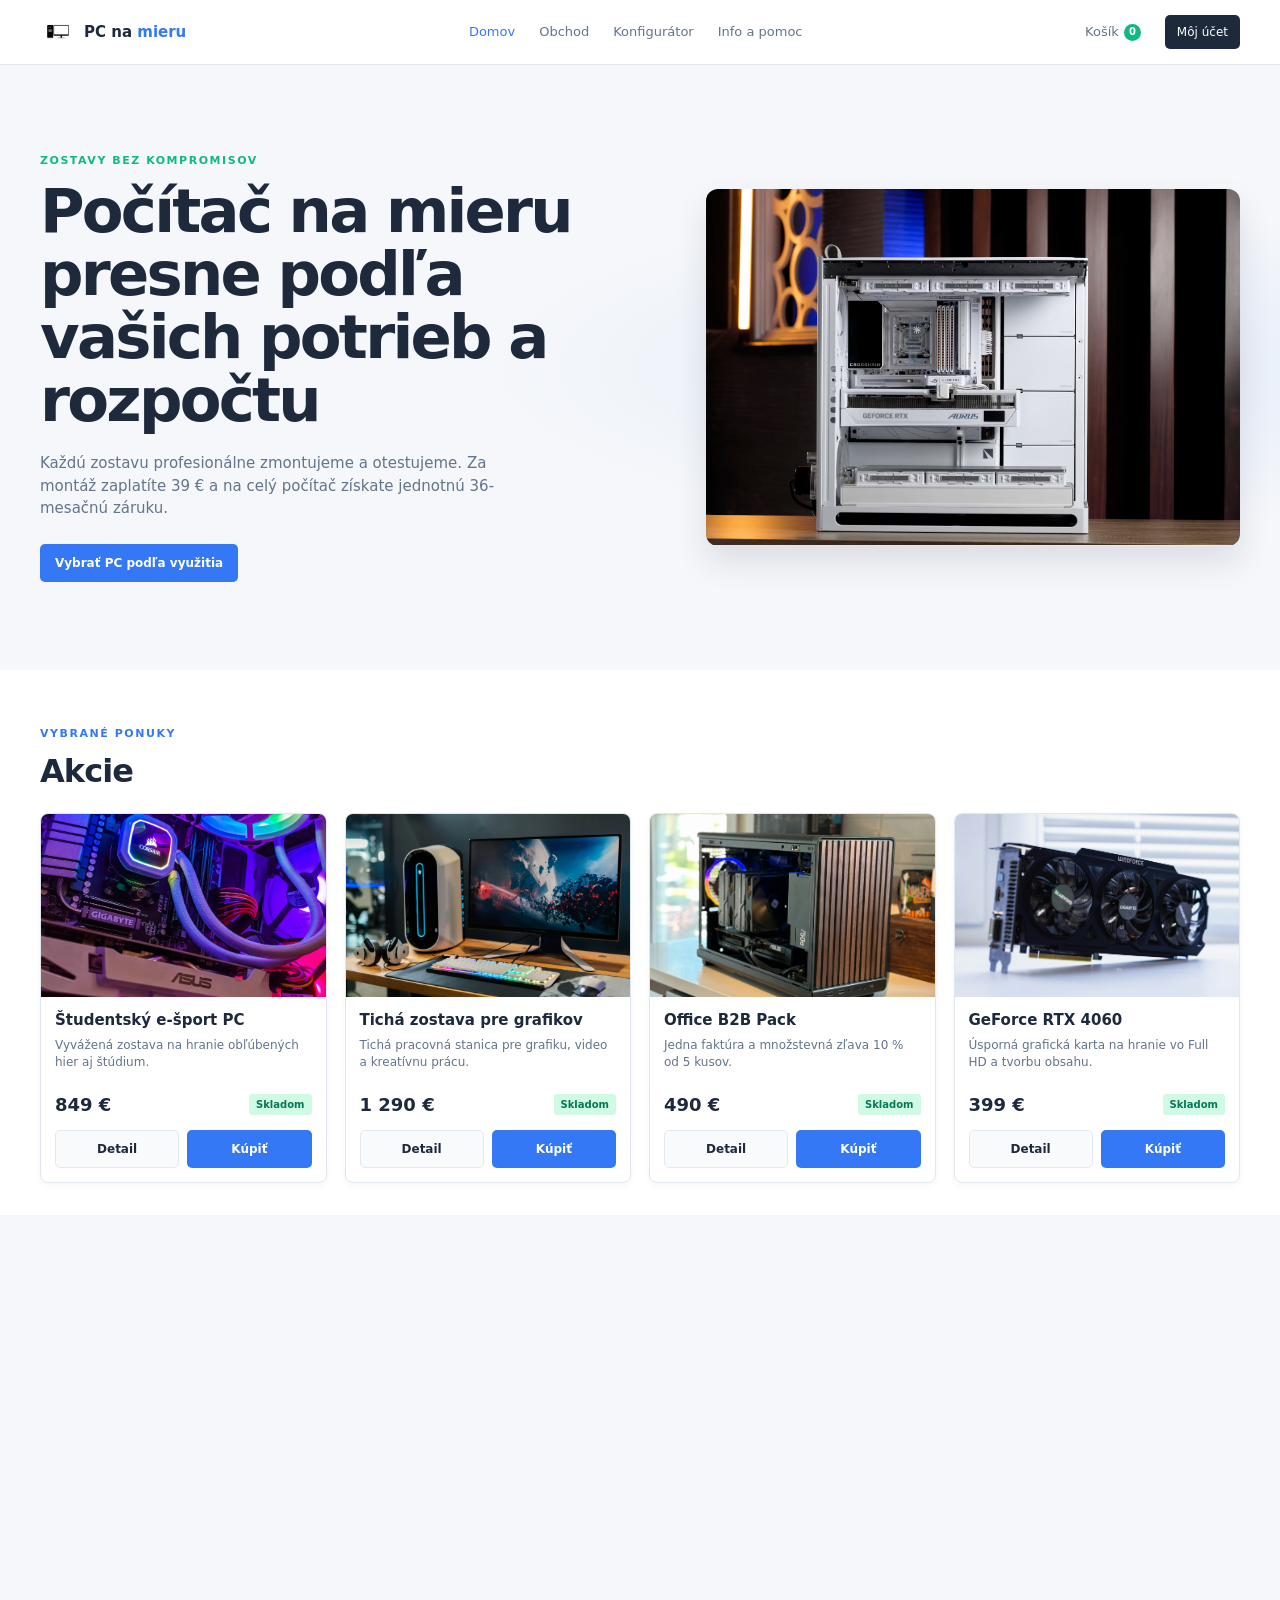
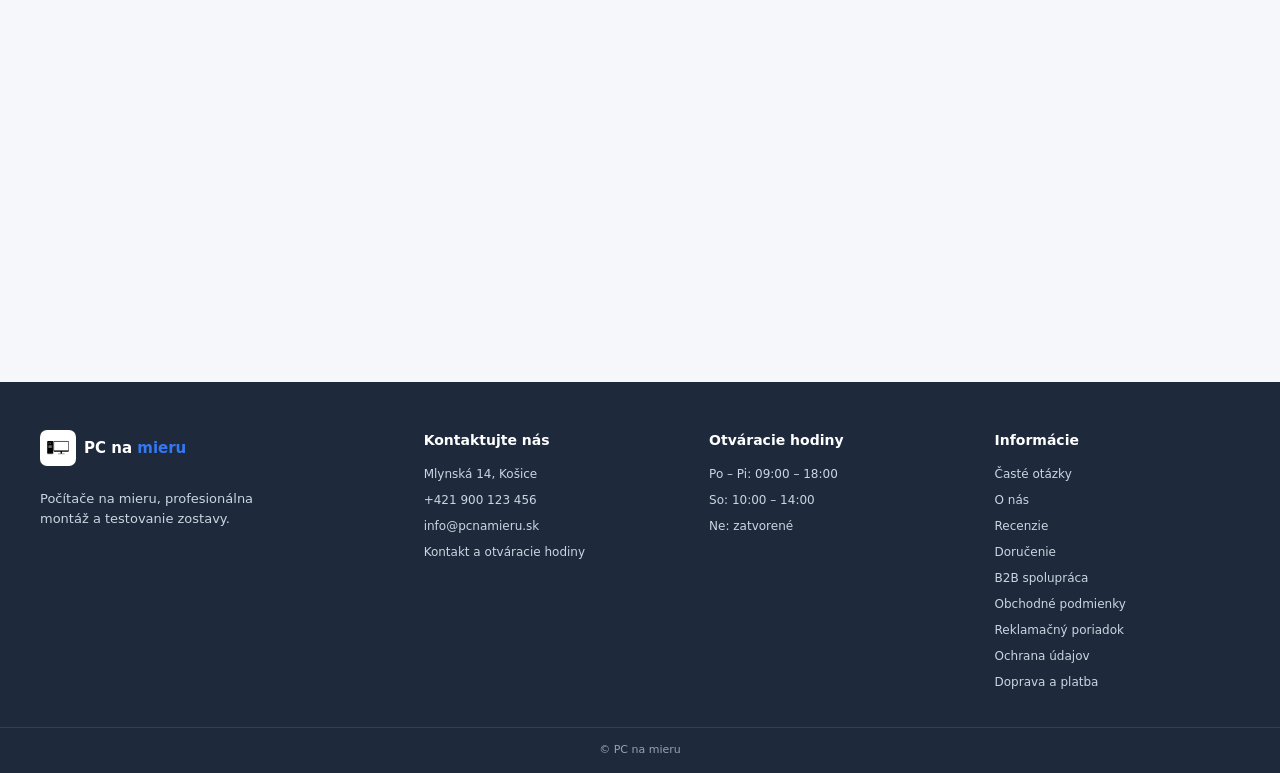
<file: index.html>
<!doctype html>
<html lang="sk">
<head>
  <meta charset="utf-8">
  <meta name="viewport" content="width=device-width, initial-scale=1">
  <meta name="theme-color" content="#ffffff">
  <title>PC na mieru</title>
  <link rel="stylesheet" href="styles.css">
  <script src="data/produkty.js" defer></script>
  <script src="data/recenzie.js" defer></script>
  <script src="script.js" defer></script>
</head>
<body>
  <header class="site-header">
    <div class="header-inner">
      <a class="brand" href="index.html" aria-label="PC na mieru – domov">
        <img class="brand-logo" src="img/pclogo.png" alt="PC na mieru">
        <span>PC na <strong>mieru</strong></span>
      </a>

      <nav class="primary-nav" aria-label="Hlavná navigácia">
        <a href="index.html" aria-current="page">Domov</a>
        <a href="konfigurator.html#hotove-riesenia">Obchod</a>
        <a href="konfigurator.html">Konfigurátor</a>
        <a href="info.html">Info a pomoc</a>
      </nav>

      <div class="header-actions">
        <a class="header-link cart-link" href="kosik.html">Košík <span class="cart-count" aria-live="polite">0</span></a>
        <a class="account-link" href="ucet.html">Môj účet</a>
      </div>
    </div>
  </header>

  <main class="home-page">
    <section class="home-hero" aria-labelledby="hero-title">
      <div class="home-container hero-layout">
        <div class="hero-copy">
          <p class="eyebrow eyebrow-green">ZOSTAVY BEZ KOMPROMISOV</p>
          <h1 id="hero-title">Počítač na mieru presne podľa vašich potrieb a rozpočtu</h1>
          <p class="hero-description">Každú zostavu profesionálne zmontujeme a otestujeme. Za montáž zaplatíte 39 € a na celý počítač získate jednotnú 36-mesačnú záruku.</p>
          <a class="button button-primary" href="konfigurator.html#hotove-riesenia">Vybrať PC podľa využitia</a>
        </div>
        <div class="hero-visual">
          <img src="img/hero1.jpg" alt="Zostavený počítač na mieru s modernou grafickou kartou">
        </div>
      </div>
    </section>

    <section class="home-container deals-section" aria-labelledby="deals-title">
      <div class="section-heading">
        <div>
          <p class="eyebrow eyebrow-blue">VYBRANÉ PONUKY</p>
          <h2 id="deals-title">Akcie</h2>
        </div>
      </div>

      <div class="deal-grid">
        <article class="deal-card" data-product-id="studentsky-esport-pc">
          <a class="deal-image" href="konfigurator.html" aria-label="Detail zostavy Študentský e-šport PC">
            <img src="img/akcia1.jpg" alt="Herný počítač a monitor pre študentský e-šport">
          </a>
          <div class="deal-content">
            <h3>Študentský e-šport PC</h3>
            <p>Vyvážená zostava na hranie obľúbených hier aj štúdium.</p>
            <div class="deal-price-row">
              <strong class="deal-price">849 €</strong>
              <span class="stock-badge">Skladom</span>
            </div>
            <div class="deal-actions">
              <a class="button button-secondary" href="konfigurator.html">Detail</a>
              <a class="button button-primary" href="kosik.html">Kúpiť</a>
            </div>
          </div>
        </article>

        <article class="deal-card" data-product-id="ticha-zostava-grafici">
          <a class="deal-image" href="konfigurator.html" aria-label="Detail zostavy Tichá zostava pre grafikov">
            <img src="img/akcia2.jpg" alt="Tichý počítač s farebným podsvietením pre grafickú prácu">
          </a>
          <div class="deal-content">
            <h3>Tichá zostava pre grafikov</h3>
            <p>Tichá pracovná stanica pre grafiku, video a kreatívnu prácu.</p>
            <div class="deal-price-row">
              <strong class="deal-price">1 290 €</strong>
              <span class="stock-badge">Skladom</span>
            </div>
            <div class="deal-actions">
              <a class="button button-secondary" href="konfigurator.html">Detail</a>
              <a class="button button-primary" href="kosik.html">Kúpiť</a>
            </div>
          </div>
        </article>

        <article class="deal-card" data-product-id="office-b2b-pack">
          <a class="deal-image" href="konfigurator.html" aria-label="Detail zostavy Office B2B Pack">
            <img src="img/akcia3.jpg" alt="Kancelárska pracovná zostava Office B2B Pack">
          </a>
          <div class="deal-content">
            <h3>Office B2B Pack</h3>
            <p>Jedna faktúra a množstevná zľava 10 % od 5 kusov.</p>
            <div class="deal-price-row">
              <strong class="deal-price">490 €</strong>
              <span class="stock-badge">Skladom</span>
            </div>
            <div class="deal-actions">
              <a class="button button-secondary" href="konfigurator.html">Detail</a>
              <a class="button button-primary" href="kosik.html">Kúpiť</a>
            </div>
          </div>
        </article>

        <article class="deal-card" data-product-id="gpu-rtx-4060">
          <a class="deal-image" href="konfigurator.html" aria-label="Detail grafickej karty GeForce RTX 4060">
            <img src="img/akcia4.jpg" alt="Grafická karta GeForce RTX 4060">
          </a>
          <div class="deal-content">
            <h3>GeForce RTX 4060</h3>
            <p>Úsporná grafická karta na hranie vo Full HD a tvorbu obsahu.</p>
            <div class="deal-price-row">
              <strong class="deal-price">399 €</strong>
              <span class="stock-badge">Skladom</span>
            </div>
            <div class="deal-actions">
              <a class="button button-secondary" href="konfigurator.html">Detail</a>
              <a class="button button-primary" href="kosik.html">Kúpiť</a>
            </div>
          </div>
        </article>
      </div>
    </section>

    <section class="categories-section" aria-labelledby="categories-title">
      <div class="home-container">
        <div class="section-heading">
          <div>
            <p class="eyebrow eyebrow-green">VYBERTE SI KOMPONENT</p>
            <h2 id="categories-title">Kategórie komponentov</h2>
          </div>
        </div>
        <div class="category-grid">
          <a class="category-tile" href="konfigurator.html#kategoria-cpu">
            <span class="category-icon" aria-hidden="true">CPU</span>
            <span>Procesory (CPU)</span>
          </a>
          <a class="category-tile" href="konfigurator.html#kategoria-doska">
            <span class="category-icon" aria-hidden="true">MB</span>
            <span>Základné dosky</span>
          </a>
          <a class="category-tile" href="konfigurator.html#kategoria-gpu">
            <span class="category-icon" aria-hidden="true">GPU</span>
            <span>Grafické karty (GPU)</span>
          </a>
          <a class="category-tile" href="konfigurator.html#kategoria-ram">
            <span class="category-icon" aria-hidden="true">RAM</span>
            <span>Pamäte RAM</span>
          </a>
          <a class="category-tile" href="konfigurator.html#kategoria-ssd">
            <span class="category-icon" aria-hidden="true">SSD</span>
            <span>SSD disky</span>
          </a>
          <a class="category-tile" href="konfigurator.html#kategoria-chladic">
            <span class="category-icon" aria-hidden="true">dB</span>
            <span>Tiché chladiče</span>
          </a>
          <a class="category-tile" href="konfigurator.html#kategoria-zdroj">
            <span class="category-icon" aria-hidden="true">PSU</span>
            <span>Zdroje (PSU)</span>
          </a>
          <a class="category-tile" href="konfigurator.html#kategoria-skrina">
            <span class="category-icon" aria-hidden="true">PC</span>
            <span>Skrinky</span>
          </a>
        </div>
      </div>
    </section>

    <section class="home-reviews-section" aria-labelledby="home-reviews-title">
      <div class="home-container">
        <div class="section-heading">
          <div>
            <p class="eyebrow eyebrow-blue">SKÚSENOSTI ZÁKAZNÍKOV</p>
            <h2 id="home-reviews-title">Čo hovoria zákazníci</h2>
          </div>
        </div>
        <div class="review-grid" data-reviews-list></div>
      </div>
    </section>
  </main>

  <footer class="site-footer">
    <div class="footer-inner">
      <section class="footer-about" aria-labelledby="footer-brand">
        <a class="brand footer-brand" id="footer-brand" href="index.html">
          <img class="brand-logo" src="img/pclogo.png" alt="PC na mieru">
          <span>PC na <strong>mieru</strong></span>
        </a>
        <p>Počítače na mieru, profesionálna montáž a testovanie zostavy.</p>
      </section>

      <section class="footer-column" aria-labelledby="footer-contact">
        <h2 id="footer-contact">Kontaktujte nás</h2>
        <span>Mlynská 14, Košice</span>
        <a href="tel:+421900123456">+421 900 123 456</a>
        <a href="mailto:info@pcnamieru.sk">info@pcnamieru.sk</a>
        <a href="info.html#kontakt">Kontakt a otváracie hodiny</a>
      </section>

      <section class="footer-column" aria-labelledby="footer-hours">
        <h2 id="footer-hours">Otváracie hodiny</h2>
        <span>Po – Pi: 09:00 – 18:00</span>
        <span>So: 10:00 – 14:00</span>
        <span>Ne: zatvorené</span>
      </section>

      <nav class="footer-column" aria-label="Informácie">
        <h2>Informácie</h2>
        <a href="info.html#faq">Časté otázky</a>
        <a href="info.html#o-nas">O nás</a>
        <a href="info.html#recenzie">Recenzie</a>
        <a href="info.html#dorucenie">Doručenie</a>
        <a href="info.html#b2b">B2B spolupráca</a>
        <a href="info.html#obchodne-podmienky">Obchodné podmienky</a>
        <a href="info.html#reklamacny-poriadok">Reklamačný poriadok</a>
        <a href="info.html#ochrana-udajov">Ochrana údajov</a>
        <a href="info.html#doprava-a-platba">Doprava a platba</a>
      </nav>
    </div>
    <div class="footer-bottom">© PC na mieru</div>
  </footer>
</body>
</html>
</file>
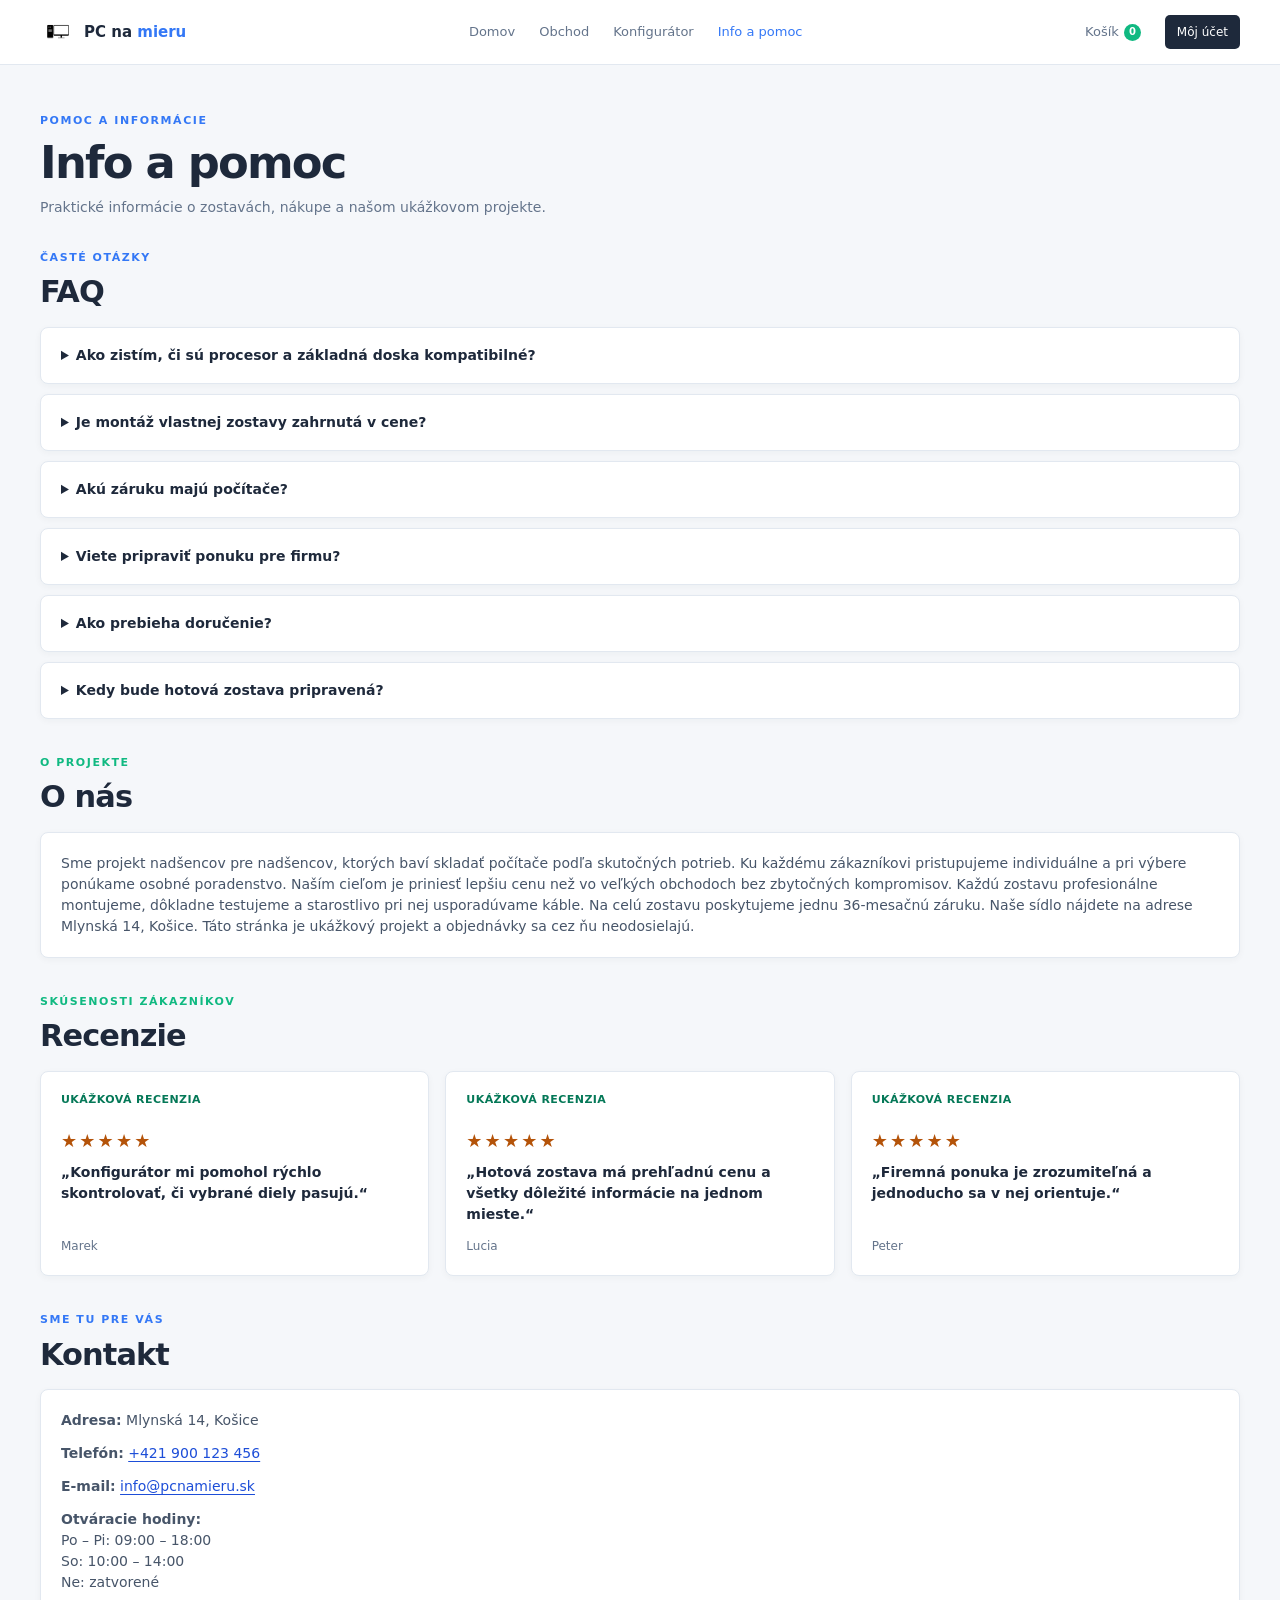
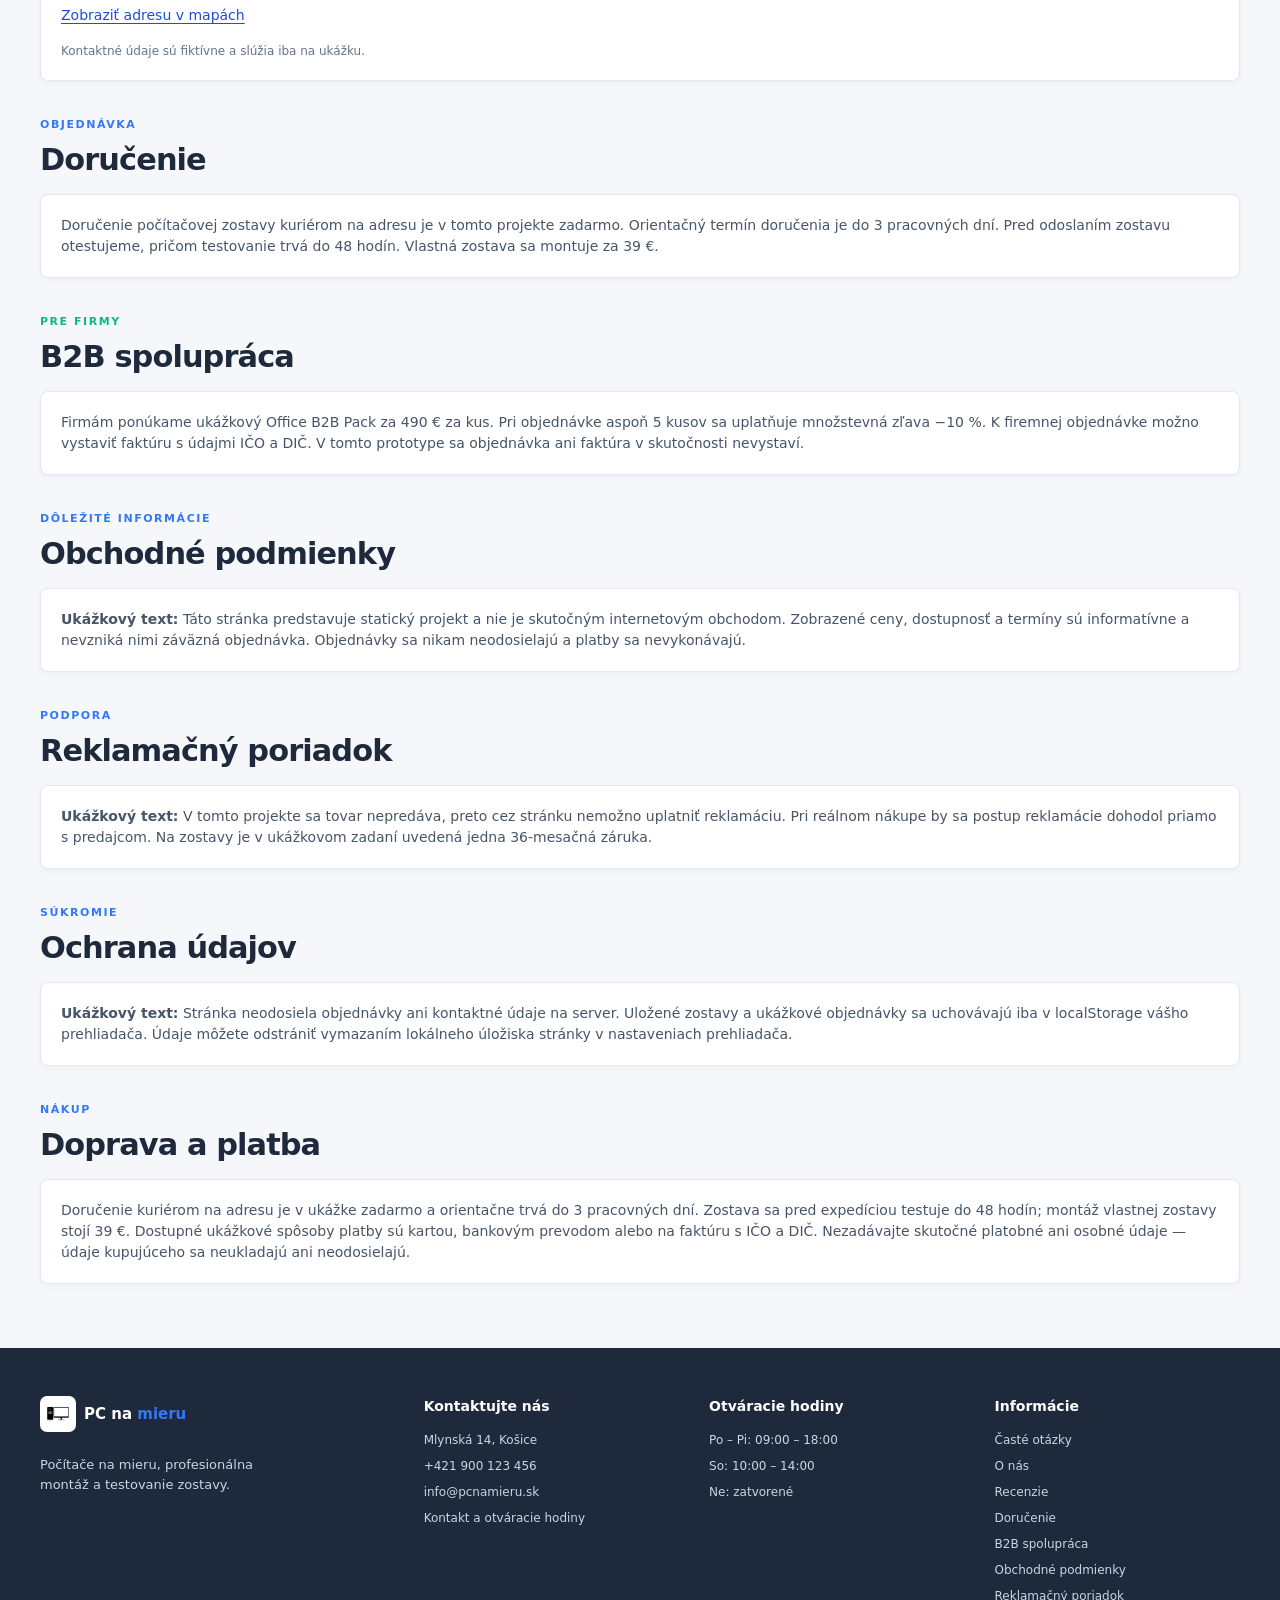
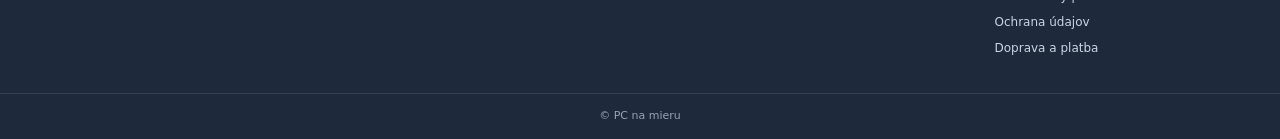
<file: info.html>
<!doctype html>
<html lang="sk">
<head>
  <meta charset="utf-8">
  <meta name="viewport" content="width=device-width, initial-scale=1">
  <meta name="theme-color" content="#ffffff">
  <title>Info a pomoc — PC na mieru</title>
  <link rel="stylesheet" href="styles.css">
  <script src="data/produkty.js" defer></script>
  <script src="data/recenzie.js" defer></script>
  <script src="script.js" defer></script>
</head>
<body>
  <header class="site-header">
    <div class="header-inner">
      <a class="brand" href="index.html" aria-label="PC na mieru – domov">
        <img class="brand-logo" src="img/pclogo.png" alt="PC na mieru">
        <span>PC na <strong>mieru</strong></span>
      </a>
      <nav class="primary-nav" aria-label="Hlavná navigácia">
        <a href="index.html">Domov</a>
        <a href="konfigurator.html#hotove-riesenia">Obchod</a>
        <a href="konfigurator.html">Konfigurátor</a>
        <a href="info.html" aria-current="page">Info a pomoc</a>
      </nav>
      <div class="header-actions">
        <a class="header-link cart-link" href="kosik.html">Košík <span class="cart-count" aria-live="polite">0</span></a>
        <a class="account-link" href="ucet.html">Môj účet</a>
      </div>
    </div>
  </header>

  <main class="info-page">
    <div class="info-container">
      <header class="info-heading">
        <p class="eyebrow eyebrow-blue">POMOC A INFORMÁCIE</p>
        <h1>Info a pomoc</h1>
        <p>Praktické informácie o zostavách, nákupe a našom ukážkovom projekte.</p>
      </header>

      <section class="info-section" id="faq" aria-labelledby="faq-title">
        <div class="info-section-heading">
          <p class="eyebrow eyebrow-blue">ČASTÉ OTÁZKY</p>
          <h2 id="faq-title">FAQ</h2>
        </div>
        <div class="faq-list">
          <details>
            <summary>Ako zistím, či sú procesor a základná doska kompatibilné?</summary>
            <p>Konfigurátor kontroluje socket vybraného procesora a základnej dosky. Pri nezhode zobrazí upozornenie a nákup zostavy nepovolí.</p>
          </details>
          <details>
            <summary>Je montáž vlastnej zostavy zahrnutá v cene?</summary>
            <p>Pri vlastnej zostave sa k cene dielov pripočíta montáž a testovanie za 39 €. Pri hotových zostavách je montáž zahrnutá v cene.</p>
          </details>
          <details>
            <summary>Akú záruku majú počítače?</summary>
            <p>Projekt uvádza 36-mesačnú záruku na počítač. Ide o ukážkovú informáciu; skutočné podmienky predaja tu nie sú poskytované.</p>
          </details>
          <details>
            <summary>Viete pripraviť ponuku pre firmu?</summary>
            <p>Ukážkový Office B2B Pack má cenu 490 € a pri nákupe aspoň 5 kusov sa v projekte uplatňuje množstevná zľava 10 %.</p>
          </details>
          <details>
            <summary>Ako prebieha doručenie?</summary>
            <p>Ukážkový košík uvádza doručenie kuriérom. Objednávka sa v tomto statickom projekte nikam neposiela.</p>
          </details>
          <details>
            <summary>Kedy bude hotová zostava pripravená?</summary>
            <p>Pri hotových riešeniach sa zobrazuje orientačný údaj „Zloženie do 48 hodín“. V tomto projekte nejde o záväzný termín dodania.</p>
          </details>
        </div>
      </section>

      <section class="info-section" id="o-nas" aria-labelledby="about-title">
        <div class="info-section-heading">
          <p class="eyebrow eyebrow-green">O PROJEKTE</p>
          <h2 id="about-title">O nás</h2>
        </div>
        <div class="info-card">
          <p>Sme projekt nadšencov pre nadšencov, ktorých baví skladať počítače podľa skutočných potrieb. Ku každému zákazníkovi pristupujeme individuálne a pri výbere ponúkame osobné poradenstvo. Naším cieľom je priniesť lepšiu cenu než vo veľkých obchodoch bez zbytočných kompromisov. Každú zostavu profesionálne montujeme, dôkladne testujeme a starostlivo pri nej usporadúvame káble. Na celú zostavu poskytujeme jednu 36-mesačnú záruku. Naše sídlo nájdete na adrese Mlynská 14, Košice. Táto stránka je ukážkový projekt a objednávky sa cez ňu neodosielajú.</p>
        </div>
      </section>

      <section class="info-section" id="recenzie" aria-labelledby="reviews-title">
        <div class="info-section-heading">
          <p class="eyebrow eyebrow-green">SKÚSENOSTI ZÁKAZNÍKOV</p>
          <h2 id="reviews-title">Recenzie</h2>
        </div>
        <div class="review-grid" data-reviews-list></div>
      </section>

      <section class="info-section" id="kontakt" aria-labelledby="contact-title">
        <div class="info-section-heading">
          <p class="eyebrow eyebrow-blue">SME TU PRE VÁS</p>
          <h2 id="contact-title">Kontakt</h2>
        </div>
        <div class="info-card info-contact">
          <p><strong>Adresa:</strong> Mlynská 14, Košice</p>
          <p><strong>Telefón:</strong> <a href="tel:+421900123456">+421 900 123 456</a></p>
          <p><strong>E-mail:</strong> <a href="mailto:info@pcnamieru.sk">info@pcnamieru.sk</a></p>
          <p><strong>Otváracie hodiny:</strong><br>Po – Pi: 09:00 – 18:00<br>So: 10:00 – 14:00<br>Ne: zatvorené</p>
          <p><a href="https://www.google.com/maps/search/?api=1&amp;query=Mlynsk%C3%A1%2014%2C%20Ko%C5%A1ice" target="_blank" rel="noopener noreferrer">Zobraziť adresu v mapách</a></p>
          <p class="info-disclaimer">Kontaktné údaje sú fiktívne a slúžia iba na ukážku.</p>
        </div>
      </section>

      <section class="info-section" id="dorucenie" aria-labelledby="delivery-title">
        <div class="info-section-heading">
          <p class="eyebrow eyebrow-blue">OBJEDNÁVKA</p>
          <h2 id="delivery-title">Doručenie</h2>
        </div>
        <div class="info-card">
          <p>Doručenie počítačovej zostavy kuriérom na adresu je v tomto projekte zadarmo. Orientačný termín doručenia je do 3 pracovných dní. Pred odoslaním zostavu otestujeme, pričom testovanie trvá do 48 hodín. Vlastná zostava sa montuje za 39 €.</p>
        </div>
      </section>

      <section class="info-section" id="b2b" aria-labelledby="b2b-title">
        <div class="info-section-heading">
          <p class="eyebrow eyebrow-green">PRE FIRMY</p>
          <h2 id="b2b-title">B2B spolupráca</h2>
        </div>
        <div class="info-card">
          <p>Firmám ponúkame ukážkový Office B2B Pack za 490 € za kus. Pri objednávke aspoň 5 kusov sa uplatňuje množstevná zľava −10 %. K firemnej objednávke možno vystaviť faktúru s údajmi IČO a DIČ. V tomto prototype sa objednávka ani faktúra v skutočnosti nevystaví.</p>
        </div>
      </section>

      <section class="info-section" id="obchodne-podmienky" aria-labelledby="terms-title">
        <div class="info-section-heading">
          <p class="eyebrow eyebrow-blue">DÔLEŽITÉ INFORMÁCIE</p>
          <h2 id="terms-title">Obchodné podmienky</h2>
        </div>
        <div class="info-card">
          <p><strong>Ukážkový text:</strong> Táto stránka predstavuje statický projekt a nie je skutočným internetovým obchodom. Zobrazené ceny, dostupnosť a termíny sú informatívne a nevzniká nimi záväzná objednávka. Objednávky sa nikam neodosielajú a platby sa nevykonávajú.</p>
        </div>
      </section>

      <section class="info-section" id="reklamacny-poriadok" aria-labelledby="claims-title">
        <div class="info-section-heading">
          <p class="eyebrow eyebrow-blue">PODPORA</p>
          <h2 id="claims-title">Reklamačný poriadok</h2>
        </div>
        <div class="info-card">
          <p><strong>Ukážkový text:</strong> V tomto projekte sa tovar nepredáva, preto cez stránku nemožno uplatniť reklamáciu. Pri reálnom nákupe by sa postup reklamácie dohodol priamo s predajcom. Na zostavy je v ukážkovom zadaní uvedená jedna 36-mesačná záruka.</p>
        </div>
      </section>

      <section class="info-section" id="ochrana-udajov" aria-labelledby="privacy-title">
        <div class="info-section-heading">
          <p class="eyebrow eyebrow-blue">SÚKROMIE</p>
          <h2 id="privacy-title">Ochrana údajov</h2>
        </div>
        <div class="info-card">
          <p><strong>Ukážkový text:</strong> Stránka neodosiela objednávky ani kontaktné údaje na server. Uložené zostavy a ukážkové objednávky sa uchovávajú iba v localStorage vášho prehliadača. Údaje môžete odstrániť vymazaním lokálneho úložiska stránky v nastaveniach prehliadača.</p>
        </div>
      </section>

      <section class="info-section" id="doprava-a-platba" aria-labelledby="shipping-payment-title">
        <div class="info-section-heading">
          <p class="eyebrow eyebrow-blue">NÁKUP</p>
          <h2 id="shipping-payment-title">Doprava a platba</h2>
        </div>
        <div class="info-card">
          <p>Doručenie kuriérom na adresu je v ukážke zadarmo a orientačne trvá do 3 pracovných dní. Zostava sa pred expedíciou testuje do 48 hodín; montáž vlastnej zostavy stojí 39 €. Dostupné ukážkové spôsoby platby sú kartou, bankovým prevodom alebo na faktúru s IČO a DIČ. Nezadávajte skutočné platobné ani osobné údaje — údaje kupujúceho sa neukladajú ani neodosielajú.</p>
        </div>
      </section>
    </div>
  </main>

  <footer class="site-footer">
    <div class="footer-inner">
      <section class="footer-about" aria-labelledby="footer-brand">
        <a class="brand footer-brand" id="footer-brand" href="index.html">
          <img class="brand-logo" src="img/pclogo.png" alt="PC na mieru">
          <span>PC na <strong>mieru</strong></span>
        </a>
        <p>Počítače na mieru, profesionálna montáž a testovanie zostavy.</p>
      </section>
      <section class="footer-column" aria-labelledby="footer-contact">
        <h2 id="footer-contact">Kontaktujte nás</h2>
        <span>Mlynská 14, Košice</span>
        <a href="tel:+421900123456">+421 900 123 456</a>
        <a href="mailto:info@pcnamieru.sk">info@pcnamieru.sk</a>
        <a href="info.html#kontakt">Kontakt a otváracie hodiny</a>
      </section>
      <section class="footer-column" aria-labelledby="footer-hours">
        <h2 id="footer-hours">Otváracie hodiny</h2>
        <span>Po – Pi: 09:00 – 18:00</span>
        <span>So: 10:00 – 14:00</span>
        <span>Ne: zatvorené</span>
      </section>
      <nav class="footer-column" aria-label="Informácie">
        <h2>Informácie</h2>
        <a href="info.html#faq">Časté otázky</a>
        <a href="info.html#o-nas">O nás</a>
        <a href="info.html#recenzie">Recenzie</a>
        <a href="info.html#dorucenie">Doručenie</a>
        <a href="info.html#b2b">B2B spolupráca</a>
        <a href="info.html#obchodne-podmienky">Obchodné podmienky</a>
        <a href="info.html#reklamacny-poriadok">Reklamačný poriadok</a>
        <a href="info.html#ochrana-udajov">Ochrana údajov</a>
        <a href="info.html#doprava-a-platba">Doprava a platba</a>
      </nav>
    </div>
    <div class="footer-bottom">© PC na mieru</div>
  </footer>
</body>
</html>
</file>
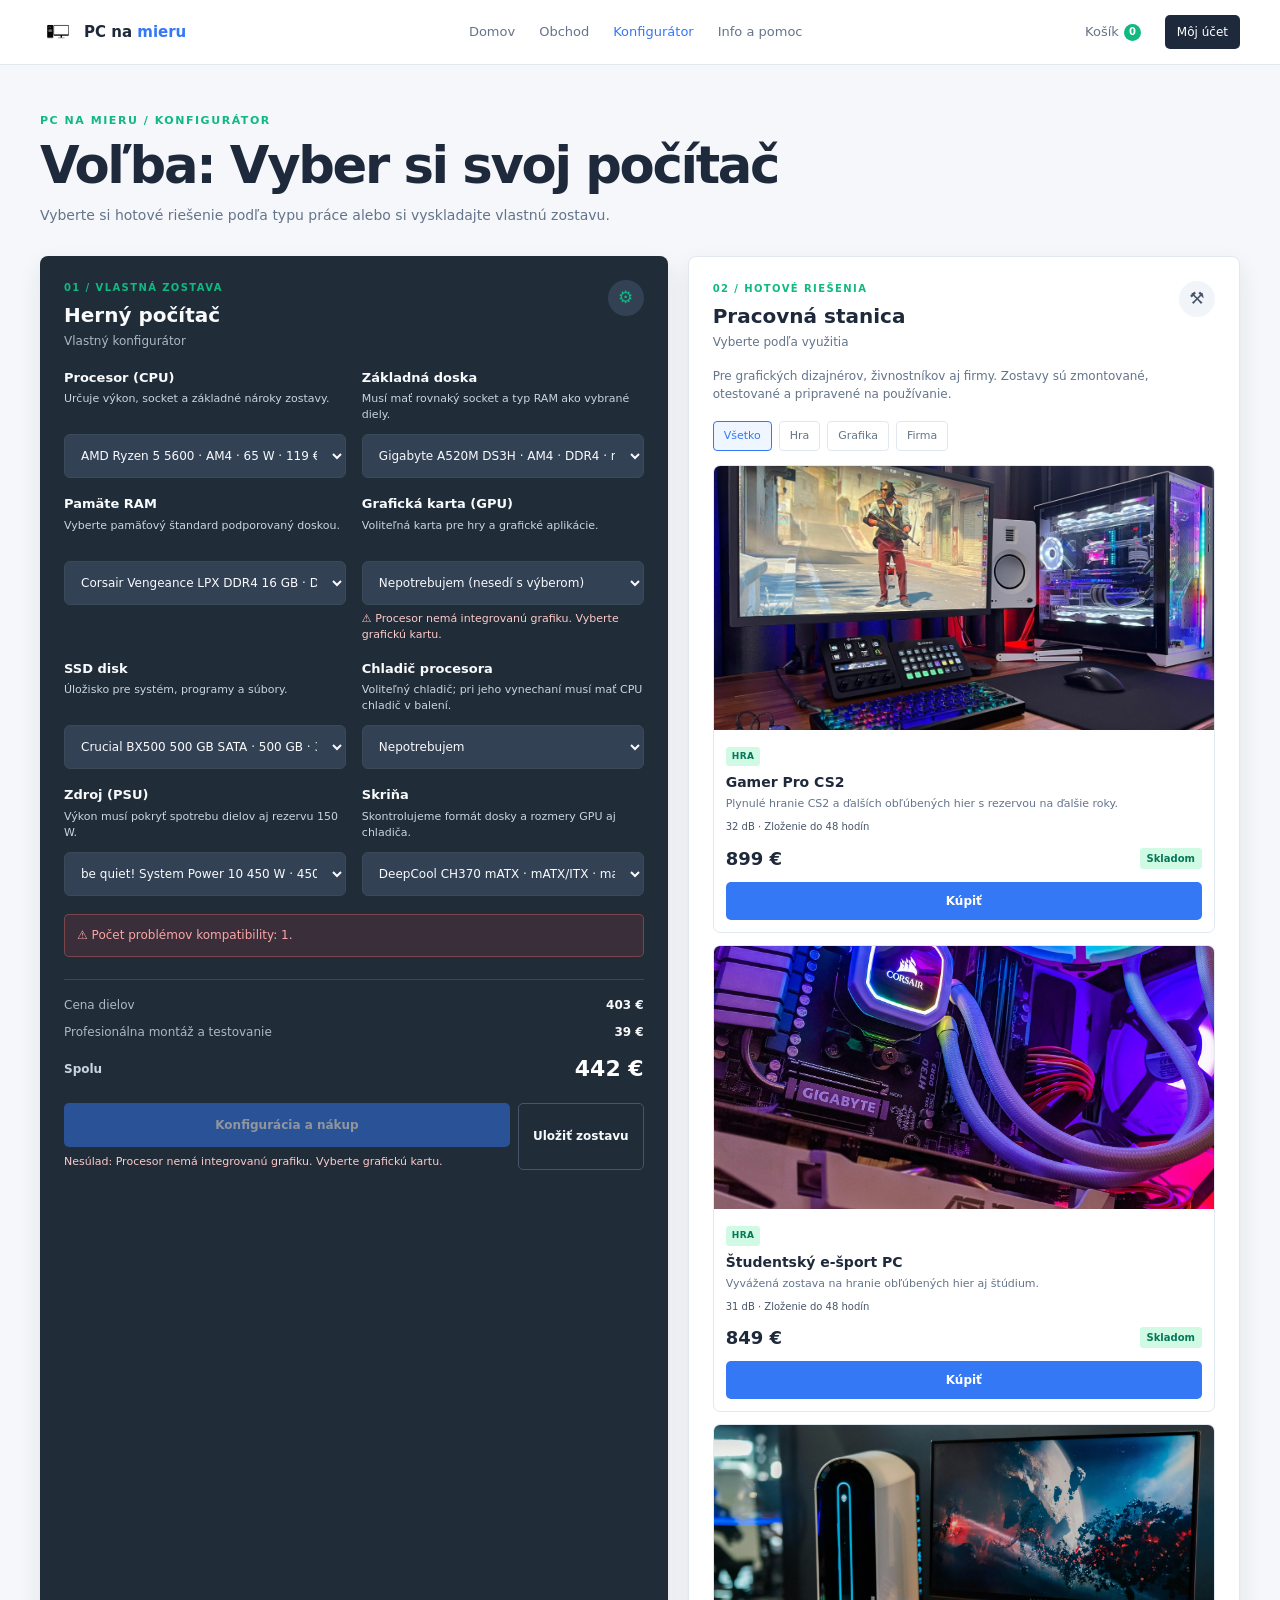
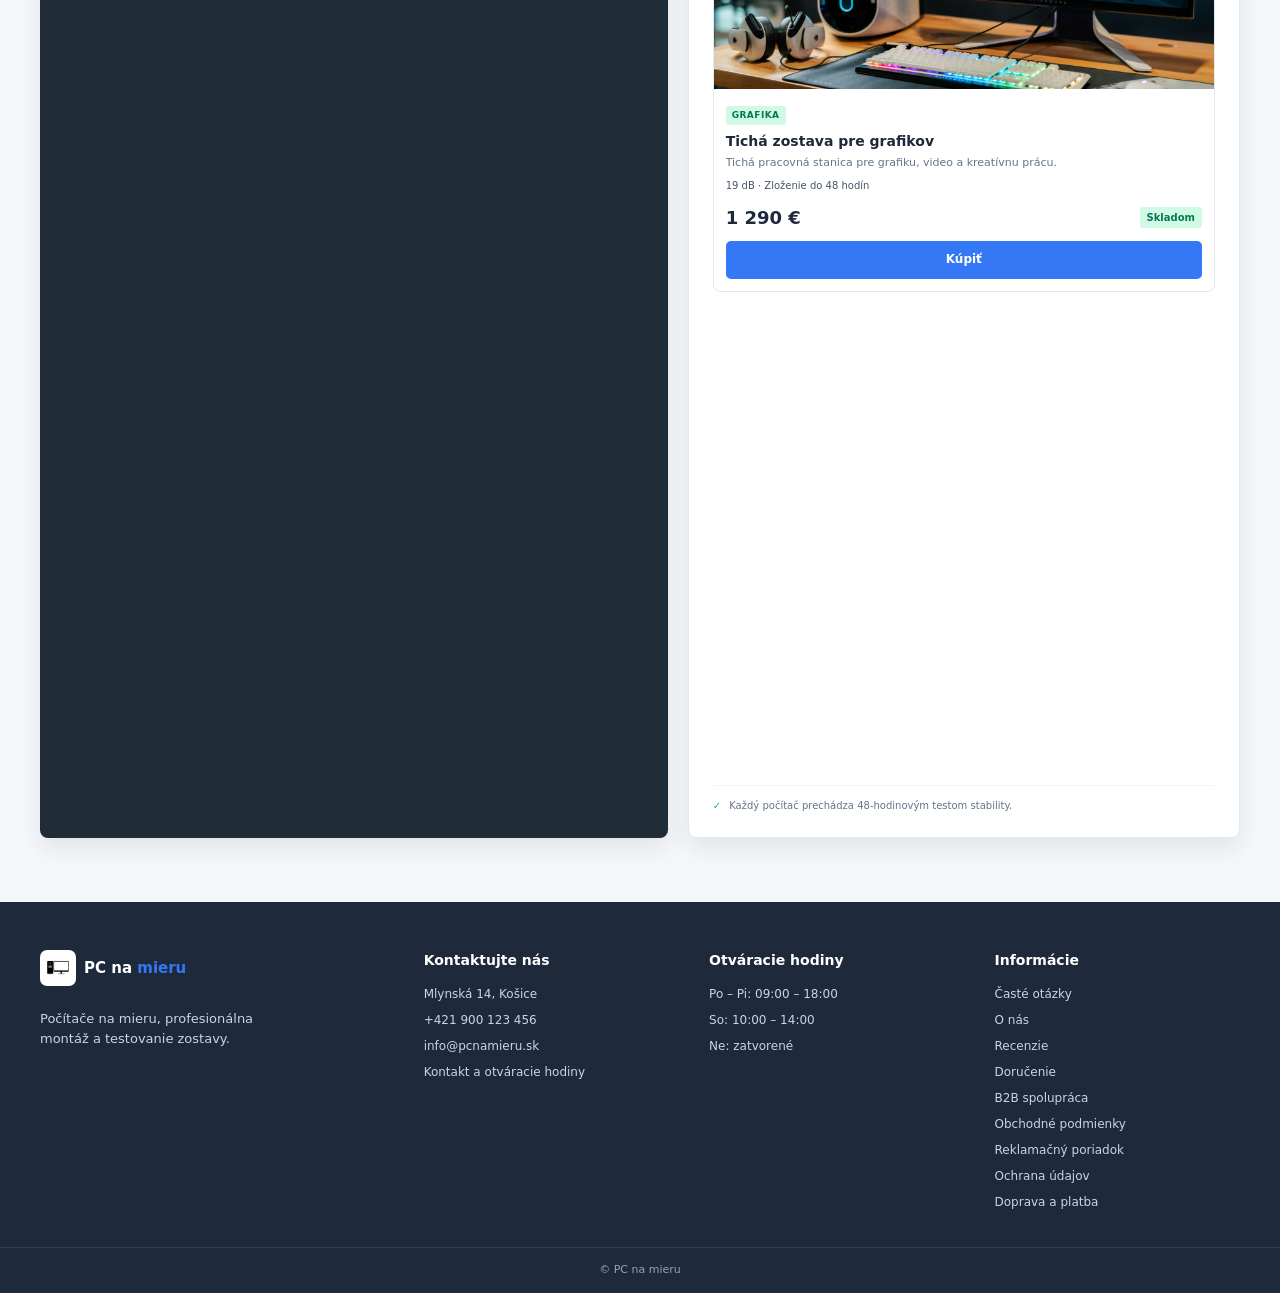
<file: konfigurator.html>
<!doctype html>
<html lang="sk">
<head>
  <meta charset="utf-8">
  <meta name="viewport" content="width=device-width, initial-scale=1">
  <meta name="theme-color" content="#ffffff">
  <title>Konfigurátor počítača — PC na mieru</title>
  <link rel="stylesheet" href="styles.css">
  <script src="data/produkty.js" defer></script>
  <script src="script.js" defer></script>
</head>
<body>
  <header class="site-header">
    <div class="header-inner">
      <a class="brand" href="index.html" aria-label="PC na mieru – domov">
        <img class="brand-logo" src="img/pclogo.png" alt="PC na mieru">
        <span>PC na <strong>mieru</strong></span>
      </a>

      <nav class="primary-nav" aria-label="Hlavná navigácia">
        <a href="index.html">Domov</a>
        <a href="konfigurator.html#hotove-riesenia">Obchod</a>
        <a href="konfigurator.html" aria-current="page">Konfigurátor</a>
        <a href="info.html">Info a pomoc</a>
      </nav>

      <div class="header-actions">
        <a class="header-link cart-link" href="kosik.html">Košík <span class="cart-count" aria-live="polite">0</span></a>
        <a class="account-link" href="ucet.html">Môj účet</a>
      </div>
    </div>
  </header>

  <main class="configurator-page">
    <div class="configurator-container">
      <div class="configurator-intro">
        <p class="eyebrow eyebrow-green">PC NA MIERU / KONFIGURÁTOR</p>
        <h1>Voľba: Vyber si svoj počítač</h1>
        <p>Vyberte si hotové riešenie podľa typu práce alebo si vyskladajte vlastnú zostavu.</p>
      </div>

      <div class="configurator-layout">
        <section class="builder-panel" aria-labelledby="builder-title">
          <div class="panel-heading">
            <div>
              <p class="eyebrow eyebrow-green">01 / VLASTNÁ ZOSTAVA</p>
              <h2 id="builder-title">Herný počítač</h2>
              <p>Vlastný konfigurátor</p>
            </div>
            <span class="panel-icon" aria-hidden="true">⚙</span>
          </div>

          <form id="custom-build-form">
            <div class="component-grid">
              <div class="component-field" id="kategoria-cpu">
                <label for="processor-select">Procesor (CPU)</label>
                <p class="component-help">Určuje výkon, socket a základné nároky zostavy.</p>
                <select id="processor-select" name="processor" required></select>
                <p class="component-status" id="processor-status" aria-live="polite"></p>
              </div>
              <div class="component-field" id="kategoria-doska">
                <label for="motherboard-select">Základná doska</label>
                <p class="component-help">Musí mať rovnaký socket a typ RAM ako vybrané diely.</p>
                <select id="motherboard-select" name="motherboard" required></select>
                <p class="component-status" id="motherboard-status" aria-live="polite"></p>
              </div>
              <div class="component-field" id="kategoria-ram">
                <label for="ram-select">Pamäte RAM</label>
                <p class="component-help">Vyberte pamäťový štandard podporovaný doskou.</p>
                <select id="ram-select" name="ram" required></select>
                <p class="component-status" id="ram-status" aria-live="polite"></p>
              </div>
              <div class="component-field" id="kategoria-gpu">
                <label for="graphics-card-select">Grafická karta (GPU)</label>
                <p class="component-help">Voliteľná karta pre hry a grafické aplikácie.</p>
                <select id="graphics-card-select" name="graphicsCard"></select>
                <p class="component-status" id="graphics-card-status" aria-live="polite"></p>
              </div>
              <div class="component-field" id="kategoria-ssd">
                <label for="ssd-select">SSD disk</label>
                <p class="component-help">Úložisko pre systém, programy a súbory.</p>
                <select id="ssd-select" name="ssd" required></select>
                <p class="component-status" id="ssd-status" aria-live="polite"></p>
              </div>
              <div class="component-field" id="kategoria-chladic">
                <label for="cooler-select">Chladič procesora</label>
                <p class="component-help">Voliteľný chladič; pri jeho vynechaní musí mať CPU chladič v balení.</p>
                <select id="cooler-select" name="cooler"></select>
                <p class="component-status" id="cooler-status" aria-live="polite"></p>
              </div>
              <div class="component-field" id="kategoria-zdroj">
                <label for="power-supply-select">Zdroj (PSU)</label>
                <p class="component-help">Výkon musí pokryť spotrebu dielov aj rezervu 150 W.</p>
                <select id="power-supply-select" name="powerSupply" required></select>
                <p class="component-status" id="power-supply-status" aria-live="polite"></p>
              </div>
              <div class="component-field" id="kategoria-skrina">
                <label for="case-select">Skriňa</label>
                <p class="component-help">Skontrolujeme formát dosky a rozmery GPU aj chladiča.</p>
                <select id="case-select" name="case" required></select>
                <p class="component-status" id="case-status" aria-live="polite"></p>
              </div>
            </div>

            <p id="build-status" class="compatibility-message" role="status" aria-live="polite"></p>

            <div class="builder-summary">
              <div class="parts-price-row">
                <span>Cena dielov</span>
                <strong id="parts-price">0 €</strong>
              </div>
              <div class="parts-price-row">
                <span>Profesionálna montáž a testovanie</span>
                <strong id="assembly-price">39 €</strong>
              </div>
              <div class="total-price-row">
                <span>Spolu</span>
                <strong id="build-total">39 €</strong>
              </div>
            </div>

            <div class="builder-actions">
              <div class="builder-purchase-group">
                <button class="button button-primary" id="add-custom-build" type="submit" disabled>Konfigurácia a nákup</button>
                <p id="purchase-disabled-reason" class="purchase-disabled-reason" aria-live="polite"></p>
              </div>
              <button class="button save-build-button" id="save-build" type="button">Uložiť zostavu</button>
            </div>
            <p class="saved-build-message" id="saved-build-message" role="status" aria-live="polite"></p>
          </form>
        </section>

        <section class="ready-section" id="hotove-riesenia" aria-labelledby="ready-title">
          <div class="ready-heading">
            <div class="panel-heading">
              <div>
                <p class="eyebrow eyebrow-green">02 / HOTOVÉ RIEŠENIA</p>
                <h2 id="ready-title">Pracovná stanica</h2>
                <p>Vyberte podľa využitia</p>
              </div>
              <span class="panel-icon panel-icon-light" aria-hidden="true">⚒</span>
            </div>
            <p class="ready-intro">Pre grafických dizajnérov, živnostníkov aj firmy. Zostavy sú zmontované, otestované a pripravené na používanie.</p>
          </div>

          <div class="build-filters" role="group" aria-label="Filtrovať hotové zostavy">
            <button type="button" class="filter-button is-active" data-filter="vsetko" aria-pressed="true">Všetko</button>
            <button type="button" class="filter-button" data-filter="hra" aria-pressed="false">Hra</button>
            <button type="button" class="filter-button" data-filter="grafika" aria-pressed="false">Grafika</button>
            <button type="button" class="filter-button" data-filter="firma" aria-pressed="false">Firma</button>
          </div>

          <div class="ready-build-grid" id="ready-build-grid"></div>
          <p class="assembly-note"><span aria-hidden="true">✓</span> Každý počítač prechádza 48-hodinovým testom stability.</p>
        </section>
      </div>
    </div>
  </main>

  <footer class="site-footer">
    <div class="footer-inner">
      <section class="footer-about" aria-labelledby="footer-brand">
        <a class="brand footer-brand" id="footer-brand" href="index.html">
          <img class="brand-logo" src="img/pclogo.png" alt="PC na mieru">
          <span>PC na <strong>mieru</strong></span>
        </a>
        <p>Počítače na mieru, profesionálna montáž a testovanie zostavy.</p>
      </section>

      <section class="footer-column" aria-labelledby="footer-contact">
        <h2 id="footer-contact">Kontaktujte nás</h2>
        <span>Mlynská 14, Košice</span>
        <a href="tel:+421900123456">+421 900 123 456</a>
        <a href="mailto:info@pcnamieru.sk">info@pcnamieru.sk</a>
        <a href="info.html#kontakt">Kontakt a otváracie hodiny</a>
      </section>

      <section class="footer-column" aria-labelledby="footer-hours">
        <h2 id="footer-hours">Otváracie hodiny</h2>
        <span>Po – Pi: 09:00 – 18:00</span>
        <span>So: 10:00 – 14:00</span>
        <span>Ne: zatvorené</span>
      </section>

      <nav class="footer-column" aria-label="Informácie">
        <h2>Informácie</h2>
        <a href="info.html#faq">Časté otázky</a>
        <a href="info.html#o-nas">O nás</a>
        <a href="info.html#recenzie">Recenzie</a>
        <a href="info.html#dorucenie">Doručenie</a>
        <a href="info.html#b2b">B2B spolupráca</a>
        <a href="info.html#obchodne-podmienky">Obchodné podmienky</a>
        <a href="info.html#reklamacny-poriadok">Reklamačný poriadok</a>
        <a href="info.html#ochrana-udajov">Ochrana údajov</a>
        <a href="info.html#doprava-a-platba">Doprava a platba</a>
      </nav>
    </div>
    <div class="footer-bottom">© PC na mieru</div>
  </footer>
</body>
</html>
</file>
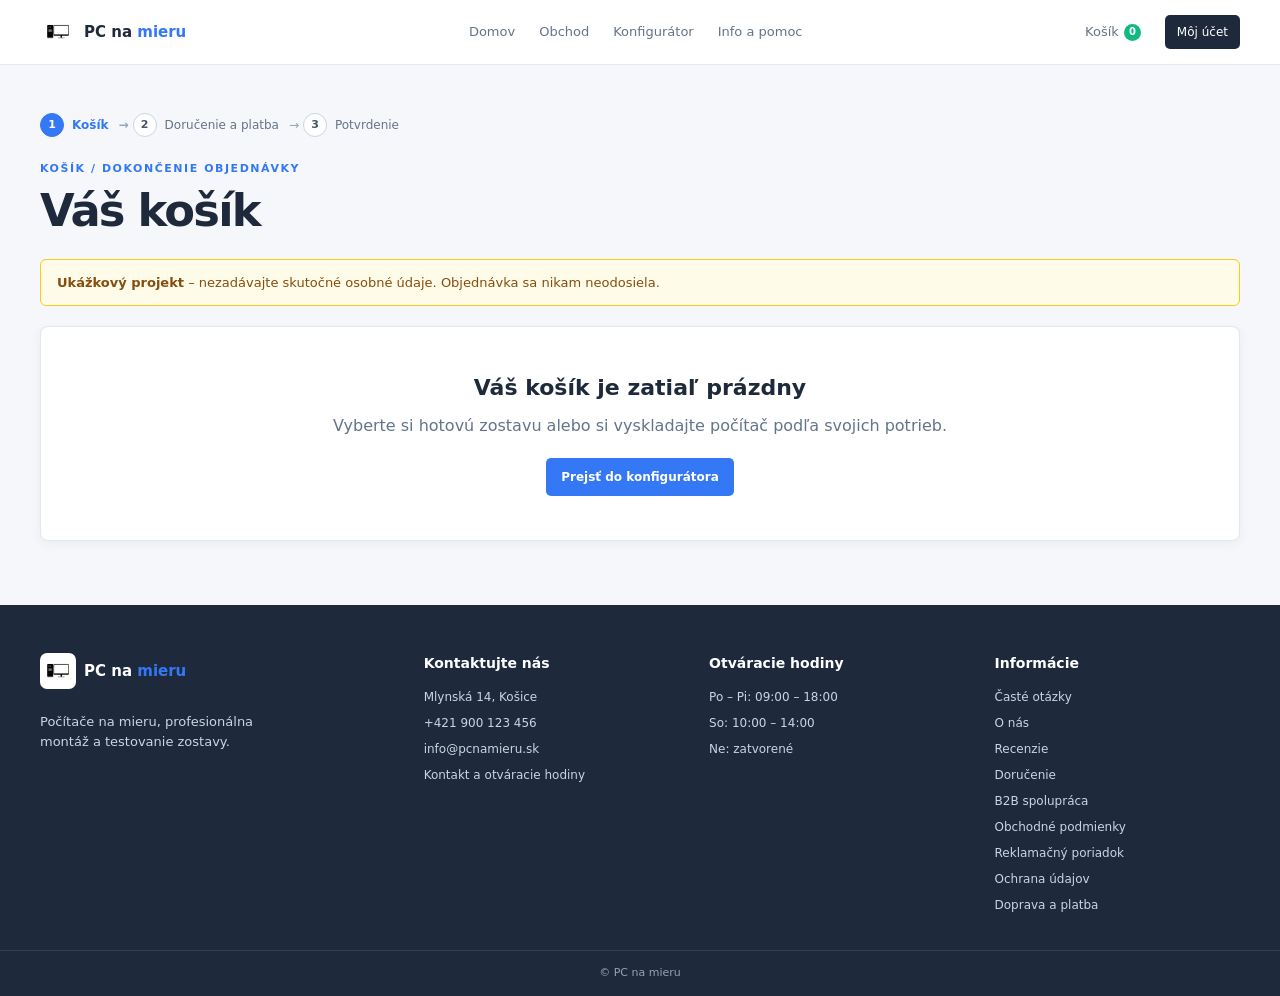
<file: kosik.html>
<!doctype html>
<html lang="sk">
<head>
  <meta charset="utf-8">
  <meta name="viewport" content="width=device-width, initial-scale=1">
  <meta name="theme-color" content="#ffffff">
  <title>Košík a objednávka — PC na mieru</title>
  <link rel="stylesheet" href="styles.css">
  <script src="data/produkty.js" defer></script>
  <script src="script.js" defer></script>
</head>
<body>
  <header class="site-header">
    <div class="header-inner">
      <a class="brand" href="index.html" aria-label="PC na mieru – domov">
        <img class="brand-logo" src="img/pclogo.png" alt="PC na mieru">
        <span>PC na <strong>mieru</strong></span>
      </a>
      <nav class="primary-nav" aria-label="Hlavná navigácia">
        <a href="index.html">Domov</a>
        <a href="konfigurator.html#hotove-riesenia">Obchod</a>
        <a href="konfigurator.html">Konfigurátor</a>
        <a href="info.html">Info a pomoc</a>
      </nav>
      <div class="header-actions">
        <a class="header-link cart-link" href="kosik.html" aria-current="page">Košík <span class="cart-count" aria-live="polite">0</span></a>
        <a class="account-link" href="ucet.html">Môj účet</a>
      </div>
    </div>
  </header>

  <main class="checkout-page">
    <div class="checkout-container">
      <div class="checkout-heading">
        <ol class="checkout-steps" aria-label="Priebeh objednávky">
          <li class="is-current" aria-current="step"><span>1</span> Košík</li>
          <li><span>2</span> Doručenie a platba</li>
          <li><span>3</span> Potvrdenie</li>
        </ol>
        <p class="eyebrow eyebrow-blue">KOŠÍK / DOKONČENIE OBJEDNÁVKY</p>
        <h1>Váš košík</h1>
      </div>

      <aside class="demo-warning" role="note">
        <strong>Ukážkový projekt</strong> – nezadávajte skutočné osobné údaje. Objednávka sa nikam neodosiela.
      </aside>

      <div id="empty-cart" class="empty-cart" hidden>
        <h2>Váš košík je zatiaľ prázdny</h2>
        <p>Vyberte si hotovú zostavu alebo si vyskladajte počítač podľa svojich potrieb.</p>
        <a class="button button-primary" href="konfigurator.html">Prejsť do konfigurátora</a>
      </div>

      <div id="checkout-content" class="checkout-layout">
        <div class="checkout-main-column">
          <section class="checkout-card cart-items-card" aria-labelledby="cart-items-title">
            <div class="checkout-card-heading">
              <h2 id="cart-items-title">Položky v košíku</h2>
              <span id="cart-item-count" class="muted-text"></span>
            </div>
            <div id="cart-items" class="cart-items"></div>
          </section>

          <form id="checkout-form" class="checkout-form" novalidate>
            <section class="checkout-card" aria-labelledby="payment-title">
              <div class="checkout-card-heading">
                <h2 id="payment-title">Platba a doprava</h2>
              </div>
              <h3 class="checkout-subheading">Údaje o kupujúcom</h3>
              <p class="demo-warning buyer-demo-warning" role="note">Ukážkový projekt – nezadávajte skutočné osobné údaje.</p>
              <div class="form-grid buyer-form-grid">
                <div class="form-field">
                  <label for="buyer-name">Meno a priezvisko</label>
                  <input id="buyer-name" name="buyerName" type="text" autocomplete="name" required aria-describedby="buyer-name-help buyer-name-error" placeholder="Zadajte meno a priezvisko">
                  <small class="input-hint" id="buyer-name-help">Povinný údaj</small>
                  <span class="field-error" id="buyer-name-error" aria-live="polite"></span>
                </div>
                <div class="form-field">
                  <label for="buyer-email">E-mail</label>
                  <input id="buyer-email" name="buyerEmail" type="email" autocomplete="email" required aria-describedby="buyer-email-help buyer-email-error" placeholder="meno@priklad.sk">
                  <small class="input-hint" id="buyer-email-help">Napr. meno@priklad.sk</small>
                  <span class="field-error" id="buyer-email-error" aria-live="polite"></span>
                </div>
                <div class="form-field">
                  <label for="buyer-phone">Telefón</label>
                  <input id="buyer-phone" name="buyerPhone" type="tel" autocomplete="tel" required aria-describedby="buyer-phone-help buyer-phone-error" placeholder="+421900123456">
                  <small class="input-hint" id="buyer-phone-help">Napr. +421900123456 alebo 0900123456</small>
                  <span class="field-error" id="buyer-phone-error" aria-live="polite"></span>
                </div>
                <div class="form-field">
                  <label for="buyer-street">Ulica a číslo</label>
                  <input id="buyer-street" name="buyerStreet" type="text" autocomplete="street-address" required aria-describedby="buyer-street-help buyer-street-error" placeholder="Napr. Hlavná 1">
                  <small class="input-hint" id="buyer-street-help">Ulica a číslo domu</small>
                  <span class="field-error" id="buyer-street-error" aria-live="polite"></span>
                </div>
                <div class="form-field">
                  <label for="buyer-city">Mesto</label>
                  <input id="buyer-city" name="buyerCity" type="text" autocomplete="address-level2" required aria-describedby="buyer-city-help buyer-city-error" placeholder="Zadajte mesto">
                  <small class="input-hint" id="buyer-city-help">Mesto doručenia</small>
                  <span class="field-error" id="buyer-city-error" aria-live="polite"></span>
                </div>
                <div class="form-field">
                  <label for="buyer-postal-code">PSČ</label>
                  <input id="buyer-postal-code" name="buyerPostalCode" type="text" inputmode="numeric" autocomplete="postal-code" maxlength="5" required aria-describedby="buyer-postal-code-help buyer-postal-code-error" placeholder="Napr. 04001">
                  <small class="input-hint" id="buyer-postal-code-help">Presne 5 číslic</small>
                  <span class="field-error" id="buyer-postal-code-error" aria-live="polite"></span>
                </div>
              </div>
              <h3 class="checkout-subheading checkout-subheading-spaced">Spôsob platby</h3>
              <div class="form-field">
                <label for="payment-method">Vyberte spôsob platby</label>
                <select id="payment-method" name="payment" required aria-describedby="payment-error">
                  <option value="">Vyberte spôsob platby</option>
                  <option value="Platba kartou">Platba kartou</option>
                  <option value="Bankový prevod">Bankový prevod</option>
                  <option value="Na faktúru">Na faktúru</option>
                </select>
                <span class="field-error" id="payment-error" aria-live="polite"></span>
              </div>
              <div class="shipping-choice">
                <span><strong>Doprava kuriérom</strong><small>Doručenie na adresu</small></span>
                <strong class="shipping-price">Zadarmo</strong>
              </div>
              <div class="terms-consent">
                <input id="terms-consent" name="termsConsent" type="checkbox" required aria-describedby="terms-error">
                <label for="terms-consent">Súhlasím s <a href="info.html#obchodne-podmienky">obchodnými podmienkami</a>.</label>
              </div>
              <span class="field-error terms-error" id="terms-error" aria-live="polite"></span>
            </section>

            <section class="checkout-card" aria-labelledby="company-details-title">
              <div class="checkout-card-heading">
                <h2 id="company-details-title">Firemné údaje</h2>
              </div>
              <p class="form-help">IČO a DIČ sú voliteľné. Vyplňte ich iba pri firemnej objednávke; použite výlučne testovacie údaje.</p>
              <div class="form-grid">
                <div class="form-field">
                  <label for="company-ico">IČO</label>
                  <input id="company-ico" name="ico" type="text" inputmode="numeric" autocomplete="off" maxlength="8" aria-describedby="ico-error ico-help" placeholder="Zadajte IČO">
                  <small class="input-hint" id="ico-help">8 číslic</small>
                  <span class="field-error" id="ico-error" aria-live="polite"></span>
                </div>
                <div class="form-field">
                  <label for="company-dic">DIČ</label>
                  <input id="company-dic" name="dic" type="text" inputmode="numeric" autocomplete="off" maxlength="10" aria-describedby="dic-error dic-help" placeholder="Zadajte DIČ">
                  <small class="input-hint" id="dic-help">10 číslic</small>
                  <span class="field-error" id="dic-error" aria-live="polite"></span>
                </div>
              </div>
            </section>
          </form>
        </div>

        <aside class="order-summary-card" aria-labelledby="order-summary-title">
          <h2 id="order-summary-title">Súhrn objednávky</h2>
          <dl class="summary-lines">
            <div><dt>Medzisúčet</dt><dd id="cart-subtotal">0 €</dd></div>
            <div><dt>Montáž a testovanie</dt><dd id="cart-assembly">0 €</dd></div>
            <div class="discount-line"><dt>Množstevná zľava</dt><dd id="cart-discount">0 €</dd></div>
          </dl>
          <p id="discount-hint" class="discount-hint">Zľava 10 % pri nákupe aspoň 5 kusov.</p>
          <div class="summary-total"><span>Celkom</span><strong id="cart-total">0 €</strong></div>
          <p class="tax-note">Ceny sú uvedené s DPH.</p>
          <button class="button button-primary checkout-submit" id="place-order" type="submit" form="checkout-form">Odoslať objednávku</button>
          <p id="checkout-error" class="checkout-error" role="alert" hidden></p>
          <p class="secure-note">Ukážková objednávka bez skutočnej platby.</p>
        </aside>
      </div>
    </div>
  </main>

  <footer class="site-footer">
    <div class="footer-inner">
      <section class="footer-about" aria-labelledby="footer-brand">
        <a class="brand footer-brand" id="footer-brand" href="index.html">
          <img class="brand-logo" src="img/pclogo.png" alt="PC na mieru">
          <span>PC na <strong>mieru</strong></span>
        </a>
        <p>Počítače na mieru, profesionálna montáž a testovanie zostavy.</p>
      </section>
      <section class="footer-column" aria-labelledby="footer-contact">
        <h2 id="footer-contact">Kontaktujte nás</h2>
        <span>Mlynská 14, Košice</span>
        <a href="tel:+421900123456">+421 900 123 456</a>
        <a href="mailto:info@pcnamieru.sk">info@pcnamieru.sk</a>
        <a href="info.html#kontakt">Kontakt a otváracie hodiny</a>
      </section>
      <section class="footer-column" aria-labelledby="footer-hours">
        <h2 id="footer-hours">Otváracie hodiny</h2>
        <span>Po – Pi: 09:00 – 18:00</span>
        <span>So: 10:00 – 14:00</span>
        <span>Ne: zatvorené</span>
      </section>
      <nav class="footer-column" aria-label="Informácie">
        <h2>Informácie</h2>
        <a href="info.html#faq">Časté otázky</a>
        <a href="info.html#o-nas">O nás</a>
        <a href="info.html#recenzie">Recenzie</a>
        <a href="info.html#dorucenie">Doručenie</a>
        <a href="info.html#b2b">B2B spolupráca</a>
        <a href="info.html#obchodne-podmienky">Obchodné podmienky</a>
        <a href="info.html#reklamacny-poriadok">Reklamačný poriadok</a>
        <a href="info.html#ochrana-udajov">Ochrana údajov</a>
        <a href="info.html#doprava-a-platba">Doprava a platba</a>
      </nav>
    </div>
    <div class="footer-bottom">© PC na mieru</div>
  </footer>
</body>
</html>
</file>
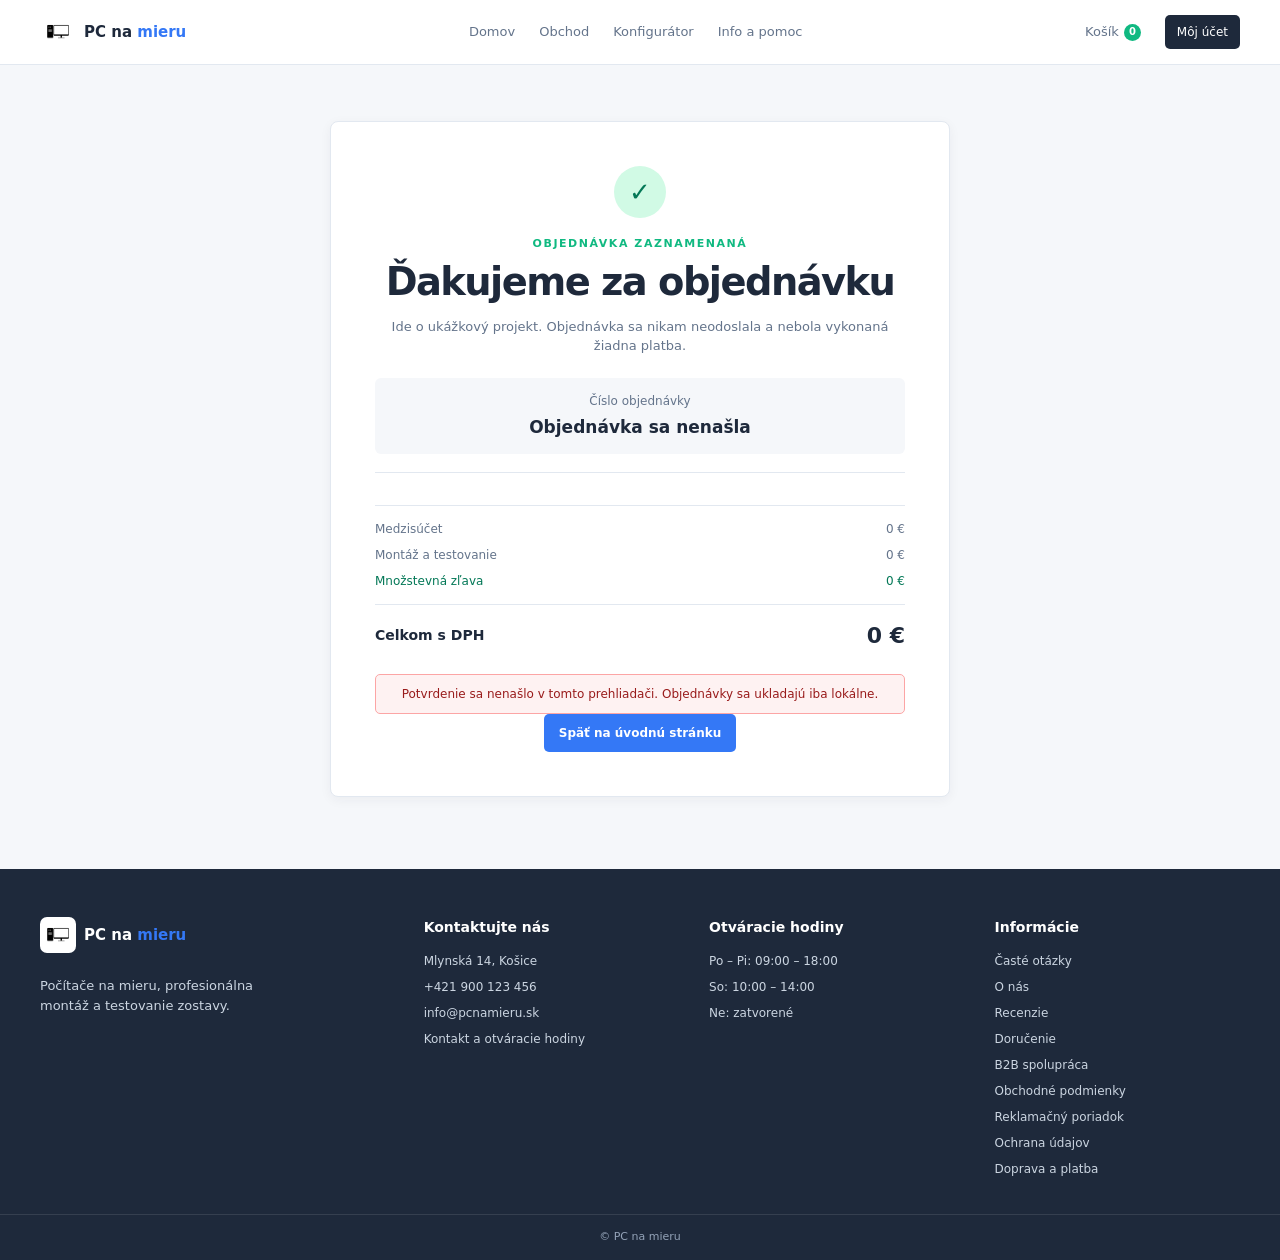
<file: potvrdenie.html>
<!doctype html>
<html lang="sk">
<head>
  <meta charset="utf-8">
  <meta name="viewport" content="width=device-width, initial-scale=1">
  <meta name="theme-color" content="#ffffff">
  <title>Potvrdenie objednávky — PC na mieru</title>
  <link rel="stylesheet" href="styles.css">
  <script src="data/produkty.js" defer></script>
  <script src="script.js" defer></script>
</head>
<body>
  <header class="site-header">
    <div class="header-inner">
      <a class="brand" href="index.html" aria-label="PC na mieru – domov">
        <img class="brand-logo" src="img/pclogo.png" alt="PC na mieru">
        <span>PC na <strong>mieru</strong></span>
      </a>
      <nav class="primary-nav" aria-label="Hlavná navigácia">
        <a href="index.html">Domov</a>
        <a href="konfigurator.html#hotove-riesenia">Obchod</a>
        <a href="konfigurator.html">Konfigurátor</a>
        <a href="info.html">Info a pomoc</a>
      </nav>
      <div class="header-actions">
        <a class="header-link cart-link" href="kosik.html">Košík <span class="cart-count" aria-live="polite">0</span></a>
        <a class="account-link" href="ucet.html">Môj účet</a>
      </div>
    </div>
  </header>

  <main class="confirmation-page">
    <section class="confirmation-card" aria-labelledby="confirmation-title">
      <div class="confirmation-icon" aria-hidden="true">✓</div>
      <p class="eyebrow eyebrow-green">OBJEDNÁVKA ZAZNAMENANÁ</p>
      <h1 id="confirmation-title">Ďakujeme za objednávku</h1>
      <p class="confirmation-lead">Ide o ukážkový projekt. Objednávka sa nikam neodoslala a nebola vykonaná žiadna platba.</p>
      <div class="confirmation-number">
        <span>Číslo objednávky</span>
        <strong id="confirmation-order-number">Načítava sa…</strong>
      </div>
      <p id="confirmation-date" class="confirmation-date"></p>
      <div id="confirmation-items" class="confirmation-items"></div>
      <dl class="confirmation-breakdown">
        <div><dt>Medzisúčet</dt><dd id="confirmation-subtotal">0 €</dd></div>
        <div><dt>Montáž a testovanie</dt><dd id="confirmation-assembly">0 €</dd></div>
        <div class="confirmation-discount"><dt>Množstevná zľava</dt><dd id="confirmation-discount">0 €</dd></div>
      </dl>
      <div class="confirmation-total"><span>Celkom s DPH</span><strong id="confirmation-total">0 €</strong></div>
      <p id="confirmation-error" class="checkout-error" role="status" hidden></p>
      <a class="button button-primary" href="index.html">Späť na úvodnú stránku</a>
    </section>
  </main>

  <footer class="site-footer">
    <div class="footer-inner">
      <section class="footer-about" aria-labelledby="footer-brand">
        <a class="brand footer-brand" id="footer-brand" href="index.html">
          <img class="brand-logo" src="img/pclogo.png" alt="PC na mieru">
          <span>PC na <strong>mieru</strong></span>
        </a>
        <p>Počítače na mieru, profesionálna montáž a testovanie zostavy.</p>
      </section>
      <section class="footer-column" aria-labelledby="footer-contact">
        <h2 id="footer-contact">Kontaktujte nás</h2>
        <span>Mlynská 14, Košice</span>
        <a href="tel:+421900123456">+421 900 123 456</a>
        <a href="mailto:info@pcnamieru.sk">info@pcnamieru.sk</a>
        <a href="info.html#kontakt">Kontakt a otváracie hodiny</a>
      </section>
      <section class="footer-column" aria-labelledby="footer-hours">
        <h2 id="footer-hours">Otváracie hodiny</h2>
        <span>Po – Pi: 09:00 – 18:00</span>
        <span>So: 10:00 – 14:00</span>
        <span>Ne: zatvorené</span>
      </section>
      <nav class="footer-column" aria-label="Informácie">
        <h2>Informácie</h2>
        <a href="info.html#faq">Časté otázky</a>
        <a href="info.html#o-nas">O nás</a>
        <a href="info.html#recenzie">Recenzie</a>
        <a href="info.html#dorucenie">Doručenie</a>
        <a href="info.html#b2b">B2B spolupráca</a>
        <a href="info.html#obchodne-podmienky">Obchodné podmienky</a>
        <a href="info.html#reklamacny-poriadok">Reklamačný poriadok</a>
        <a href="info.html#ochrana-udajov">Ochrana údajov</a>
        <a href="info.html#doprava-a-platba">Doprava a platba</a>
      </nav>
    </div>
    <div class="footer-bottom">© PC na mieru</div>
  </footer>
</body>
</html>
</file>
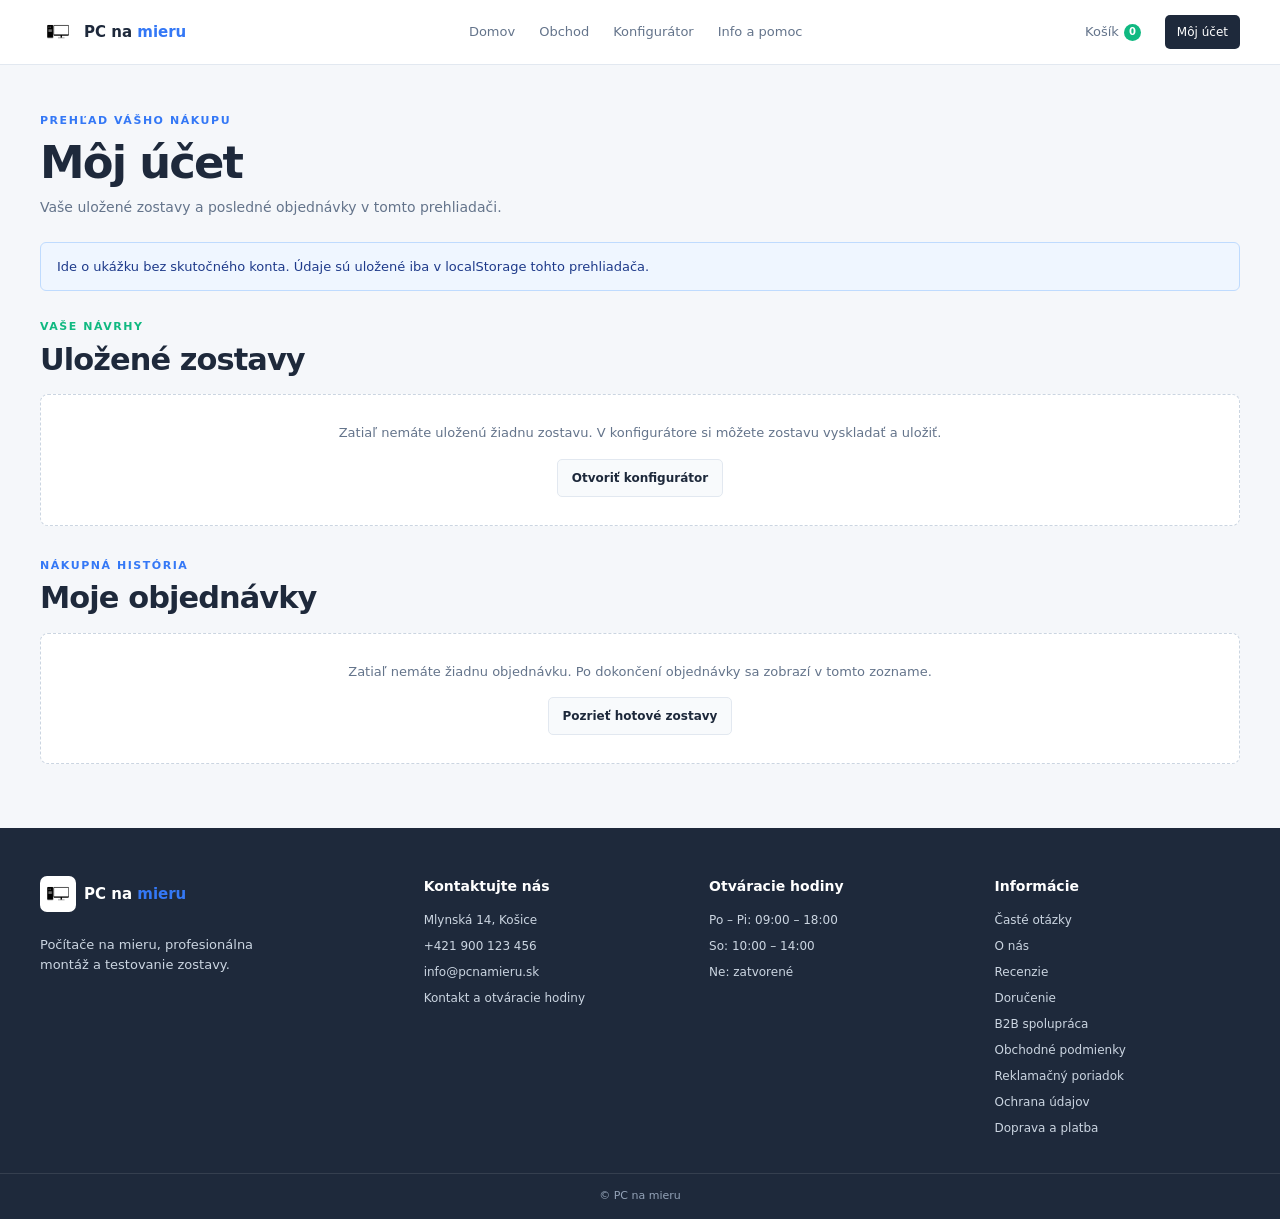
<file: ucet.html>
<!doctype html>
<html lang="sk">
<head>
  <meta charset="utf-8">
  <meta name="viewport" content="width=device-width, initial-scale=1">
  <meta name="theme-color" content="#ffffff">
  <title>Môj účet — PC na mieru</title>
  <link rel="stylesheet" href="styles.css">
  <script src="data/produkty.js" defer></script>
  <script src="script.js" defer></script>
</head>
<body>
  <header class="site-header">
    <div class="header-inner">
      <a class="brand" href="index.html" aria-label="PC na mieru – domov">
        <img class="brand-logo" src="img/pclogo.png" alt="PC na mieru">
        <span>PC na <strong>mieru</strong></span>
      </a>
      <nav class="primary-nav" aria-label="Hlavná navigácia">
        <a href="index.html">Domov</a>
        <a href="konfigurator.html#hotove-riesenia">Obchod</a>
        <a href="konfigurator.html">Konfigurátor</a>
        <a href="info.html">Info a pomoc</a>
      </nav>
      <div class="header-actions">
        <a class="header-link cart-link" href="kosik.html">Košík <span class="cart-count" aria-live="polite">0</span></a>
        <a class="account-link" href="ucet.html" aria-current="page">Môj účet</a>
      </div>
    </div>
  </header>

  <main class="account-page">
    <div class="account-container">
      <div class="account-heading">
        <p class="eyebrow eyebrow-blue">PREHĽAD VÁŠHO NÁKUPU</p>
        <h1>Môj účet</h1>
        <p>Vaše uložené zostavy a posledné objednávky v tomto prehliadači.</p>
      </div>

      <aside class="account-demo-note" role="note">
        Ide o ukážku bez skutočného konta. Údaje sú uložené iba v localStorage tohto prehliadača.
      </aside>

      <section class="account-section" aria-labelledby="saved-builds-title">
        <div class="account-section-heading">
          <div>
            <p class="eyebrow eyebrow-green">VAŠE NÁVRHY</p>
            <h2 id="saved-builds-title">Uložené zostavy</h2>
          </div>
        </div>
        <div id="saved-builds-list" class="account-list" aria-live="polite"></div>
      </section>

      <section class="account-section" aria-labelledby="orders-title">
        <div class="account-section-heading">
          <div>
            <p class="eyebrow eyebrow-blue">NÁKUPNÁ HISTÓRIA</p>
            <h2 id="orders-title">Moje objednávky</h2>
          </div>
        </div>
        <div id="orders-list" class="account-list" aria-live="polite"></div>
      </section>
    </div>
  </main>

  <footer class="site-footer">
    <div class="footer-inner">
      <section class="footer-about" aria-labelledby="footer-brand">
        <a class="brand footer-brand" id="footer-brand" href="index.html">
          <img class="brand-logo" src="img/pclogo.png" alt="PC na mieru">
          <span>PC na <strong>mieru</strong></span>
        </a>
        <p>Počítače na mieru, profesionálna montáž a testovanie zostavy.</p>
      </section>
      <section class="footer-column" aria-labelledby="footer-contact">
        <h2 id="footer-contact">Kontaktujte nás</h2>
        <span>Mlynská 14, Košice</span>
        <a href="tel:+421900123456">+421 900 123 456</a>
        <a href="mailto:info@pcnamieru.sk">info@pcnamieru.sk</a>
        <a href="info.html#kontakt">Kontakt a otváracie hodiny</a>
      </section>
      <section class="footer-column" aria-labelledby="footer-hours">
        <h2 id="footer-hours">Otváracie hodiny</h2>
        <span>Po – Pi: 09:00 – 18:00</span>
        <span>So: 10:00 – 14:00</span>
        <span>Ne: zatvorené</span>
      </section>
      <nav class="footer-column" aria-label="Informácie">
        <h2>Informácie</h2>
        <a href="info.html#faq">Časté otázky</a>
        <a href="info.html#o-nas">O nás</a>
        <a href="info.html#recenzie">Recenzie</a>
        <a href="info.html#dorucenie">Doručenie</a>
        <a href="info.html#b2b">B2B spolupráca</a>
        <a href="info.html#obchodne-podmienky">Obchodné podmienky</a>
        <a href="info.html#reklamacny-poriadok">Reklamačný poriadok</a>
        <a href="info.html#ochrana-udajov">Ochrana údajov</a>
        <a href="info.html#doprava-a-platba">Doprava a platba</a>
      </nav>
    </div>
    <div class="footer-bottom">© PC na mieru</div>
  </footer>
</body>
</html>
</file>
<file: styles.css>
:root {
  color-scheme: light;
  font-family: Inter, Roboto, system-ui, -apple-system, "Segoe UI", sans-serif;
  color: #1f2937;
  background: #f5f7fa;
  font-synthesis: none;
  text-rendering: optimizeLegibility;
  --color-navy: #1e293b;
  --color-text-muted: #64748b;
  --color-blue: #3478f6;
  --color-green: #10b981;
  --color-border: #e2e8f0;
  --content-width: 1200px;
}

.info-card .review-stars {
  color: #b45309;
  font-size: 18px;
  font-weight: 800;
  letter-spacing: 0.12em;
  line-height: 1;
}

* {
  box-sizing: border-box;
}

body {
  min-width: 320px;
  min-height: 100vh;
  margin: 0;
  display: flex;
  flex-direction: column;
  background: #f5f7fa;
  line-height: 1.5;
}

a {
  color: inherit;
}

a:focus-visible {
  outline: 3px solid var(--color-blue);
  outline-offset: 3px;
}

.site-header {
  position: relative;
  z-index: 1;
  background: #fff;
  border-bottom: 1px solid var(--color-border);
}

.header-inner {
  width: min(var(--content-width), calc(100% - 48px));
  min-height: 64px;
  margin: 0 auto;
  display: flex;
  align-items: center;
  justify-content: space-between;
  gap: 32px;
}

.brand {
  display: inline-flex;
  flex: 0 0 auto;
  align-items: center;
  gap: 8px;
  color: var(--color-navy);
  font-size: 15px;
  font-weight: 700;
  text-decoration: none;
}

.brand strong {
  color: var(--color-blue);
}

.brand-logo {
  display: block;
  flex: 0 0 auto;
  width: 36px;
  height: 36px;
  padding: 3px;
  border-radius: 7px;
  background: #fff;
  object-fit: contain;
}

.primary-nav,
.header-actions {
  display: flex;
  align-items: center;
  gap: 24px;
}

.primary-nav a,
.header-link {
  color: var(--color-text-muted);
  font-size: 13px;
  text-decoration: none;
  transition: color 150ms ease;
}

.primary-nav a:hover,
.primary-nav a[aria-current="page"],
.header-link:hover {
  color: var(--color-blue);
}

.cart-link {
  display: inline-flex;
  align-items: center;
  gap: 5px;
}

.cart-count {
  display: inline-grid;
  min-width: 17px;
  height: 17px;
  place-items: center;
  padding: 0 4px;
  border-radius: 999px;
  background: var(--color-green);
  color: #fff;
  font-size: 10px;
  font-weight: 700;
  line-height: 1;
}

.account-link {
  padding: 8px 12px;
  border-radius: 5px;
  background: var(--color-navy);
  color: #fff;
  font-size: 12px;
  text-decoration: none;
}

.account-link:hover {
  background: #334155;
}

.page-content {
  width: min(var(--content-width), calc(100% - 48px));
  flex: 1;
  margin: 0 auto;
  padding: 64px 0;
}

.page-content h1 {
  margin: 0 0 12px;
  color: var(--color-navy);
  font-size: clamp(2rem, 4vw, 3rem);
  line-height: 1.1;
}

.page-content p {
  max-width: 620px;
  color: var(--color-text-muted);
}

.site-footer {
  background: var(--color-navy);
  color: #fff;
}

.footer-inner {
  width: min(var(--content-width), calc(100% - 48px));
  margin: 0 auto;
  padding: 48px 0 36px;
  display: grid;
  grid-template-columns: 1.4fr 1fr 1fr 1fr;
  gap: 40px;
}

.footer-brand {
  color: #fff;
}

.footer-about p {
  max-width: 260px;
  margin: 16px 0 0;
  color: #cbd5e1;
  font-size: 13px;
}

.footer-column {
  display: flex;
  flex-direction: column;
  align-items: flex-start;
  gap: 8px;
}

.footer-column h2 {
  margin: 0 0 6px;
  color: #fff;
  font-size: 14px;
  font-weight: 600;
}

.footer-column a,
.footer-column span {
  color: #cbd5e1;
  font-size: 12px;
}

.footer-column a {
  text-decoration: none;
}

.footer-column a:hover {
  color: #fff;
  text-decoration: underline;
  text-underline-offset: 3px;
}

.footer-bottom {
  padding: 14px 24px;
  border-top: 1px solid rgb(255 255 255 / 10%);
  color: #94a3b8;
  font-size: 11px;
  text-align: center;
}

@media (max-width: 760px) {
  .header-inner {
    width: min(100% - 32px, var(--content-width));
    padding: 12px 0;
    flex-wrap: wrap;
    gap: 12px 20px;
  }

  .primary-nav {
    order: 3;
    width: 100%;
    justify-content: space-between;
    gap: 12px;
    overflow-x: auto;
  }

  .primary-nav a {
    white-space: nowrap;
  }

  .header-actions {
    margin-left: auto;
    gap: 14px;
  }

  .page-content {
    width: min(100% - 32px, var(--content-width));
    padding: 48px 0;
  }

  .footer-inner {
    width: min(100% - 32px, var(--content-width));
    grid-template-columns: repeat(2, minmax(0, 1fr));
    gap: 32px 24px;
  }
}

@media (max-width: 440px) {
  .primary-nav {
    justify-content: center;
    flex-wrap: wrap;
    overflow-x: visible;
  }

  .footer-inner {
    grid-template-columns: 1fr;
    gap: 28px;
  }
}

.home-page {
  flex: 1;
}

.home-container {
  width: min(var(--content-width), calc(100% - 48px));
  margin: 0 auto;
}

.home-hero {
  padding: clamp(48px, 8vw, 88px) 0;
  background:
    radial-gradient(ellipse at 82% 50%, rgb(52 120 246 / 9%), transparent 38%),
    #f5f7fa;
}

.hero-layout {
  display: grid;
  grid-template-columns: minmax(0, 1fr) minmax(280px, 0.9fr);
  align-items: center;
  gap: clamp(32px, 6vw, 72px);
}

.hero-copy {
  max-width: 580px;
}

.eyebrow {
  margin: 0 0 10px;
  font-size: 11px;
  font-weight: 800;
  letter-spacing: 0.14em;
}

.eyebrow-green {
  color: var(--color-green);
}

.eyebrow-blue {
  color: var(--color-blue);
}

.hero-copy h1 {
  margin: 0;
  color: var(--color-navy);
  font-size: clamp(2.4rem, 5vw, 3.8rem);
  font-weight: 800;
  letter-spacing: -0.045em;
  line-height: 1.04;
}

.hero-description {
  max-width: 500px;
  margin: 20px 0 24px;
  color: var(--color-text-muted);
  font-size: 15px;
}

.hero-visual {
  overflow: hidden;
  min-height: 280px;
  border-radius: 12px;
  background: linear-gradient(135deg, #dbeafe, #e2e8f0 55%, #d1fae5);
  box-shadow: 0 16px 32px rgb(30 41 59 / 12%);
}

.hero-visual img {
  display: block;
  width: 100%;
  height: 100%;
  min-height: 280px;
  object-fit: cover;
}

.button {
  display: inline-flex;
  min-height: 38px;
  align-items: center;
  justify-content: center;
  padding: 9px 14px;
  border: 1px solid transparent;
  border-radius: 5px;
  font-size: 12px;
  font-family: inherit;
  font-weight: 700;
  line-height: 1.2;
  text-align: center;
  text-decoration: none;
  cursor: pointer;
  transition: background-color 150ms ease, border-color 150ms ease, color 150ms ease;
}

.button-primary {
  background: var(--color-blue);
  color: #fff;
}

.button-primary:hover {
  background: #2563eb;
}

.button-secondary {
  border-color: var(--color-border);
  background: #f8fafc;
  color: var(--color-navy);
}

.button-secondary:hover {
  border-color: #cbd5e1;
  background: #f1f5f9;
}

.deals-section {
  width: 100%;
  margin: 0;
  padding-top: 56px;
  padding-bottom: 32px;
  background: #fff;
}

.deals-section > .section-heading,
.deals-section > .deal-grid {
  width: min(var(--content-width), calc(100% - 48px));
  margin-right: auto;
  margin-left: auto;
}

.section-heading .eyebrow {
  color: var(--color-blue);
}

.section-heading {
  margin-bottom: 22px;
}

.section-heading h2 {
  margin: 0;
  color: var(--color-navy);
  font-size: clamp(1.6rem, 3vw, 2rem);
  font-weight: 800;
  letter-spacing: -0.03em;
  line-height: 1.2;
}

.deal-grid {
  display: grid;
  grid-template-columns: repeat(4, minmax(0, 1fr));
  gap: 18px;
}

.deal-card {
  overflow: hidden;
  min-width: 0;
  border: 1px solid var(--color-border);
  border-radius: 8px;
  background: #fff;
  box-shadow: 0 2px 6px rgb(30 41 59 / 4%);
}

.deal-image {
  display: block;
  overflow: hidden;
  aspect-ratio: 1.55;
  background: #e2e8f0;
}

.deal-image img {
  display: block;
  width: 100%;
  height: 100%;
  object-fit: cover;
  transition: transform 180ms ease;
}

.deal-image:hover img {
  transform: scale(1.03);
}

.deal-content {
  padding: 14px;
}

.deal-content h3 {
  margin: 0 0 6px;
  color: var(--color-navy);
  font-size: 15px;
  font-weight: 750;
  line-height: 1.3;
}

.deal-content > p {
  min-height: 42px;
  margin: 0 0 12px;
  color: var(--color-text-muted);
  font-size: 12px;
  line-height: 1.45;
}

.deal-price-row {
  display: flex;
  align-items: center;
  justify-content: space-between;
  gap: 8px;
  margin-bottom: 12px;
}

.deal-price {
  color: var(--color-navy);
  font-size: 18px;
  font-weight: 800;
}

.stock-badge {
  padding: 3px 7px;
  border-radius: 3px;
  background: #d1fae5;
  color: #047857;
  font-size: 10px;
  font-weight: 700;
}

.deal-actions {
  display: grid;
  grid-template-columns: 1fr 1fr;
  gap: 8px;
}

@media (max-width: 900px) {
  .deal-grid {
    grid-template-columns: repeat(2, minmax(0, 1fr));
  }
}

@media (max-width: 760px) {
  .home-container {
    width: min(100% - 32px, var(--content-width));
  }

  .hero-layout {
    grid-template-columns: 1fr;
  }

  .hero-copy {
    max-width: 640px;
  }

  .hero-visual {
    min-height: 220px;
  }

  .hero-visual img {
    min-height: 220px;
  }

  .deals-section {
    padding-top: 40px;
    padding-bottom: 24px;
  }

  .deals-section > .section-heading,
  .deals-section > .deal-grid {
    width: min(var(--content-width), calc(100% - 32px));
  }
}

@media (max-width: 440px) {
  .deal-grid {
    grid-template-columns: 1fr;
  }

  .deal-content > p {
    min-height: 0;
  }
}

.categories-section {
  padding: 40px 0 64px;
  background: #f5f7fa;
}

.home-reviews-section {
  padding: 40px 0 64px;
  background: #fff;
}

.home-reviews-section .section-heading {
  margin-bottom: 22px;
}

.category-grid {
  display: grid;
  grid-template-columns: repeat(4, minmax(0, 1fr));
  gap: 12px;
}

.category-tile {
  display: flex;
  min-height: 84px;
  flex-direction: column;
  align-items: flex-start;
  justify-content: center;
  gap: 10px;
  padding: 14px 16px;
  border: 1px solid var(--color-border);
  border-radius: 7px;
  background: #fff;
  color: var(--color-navy);
  font-size: 13px;
  font-weight: 650;
  text-decoration: none;
  transition: border-color 150ms ease, box-shadow 150ms ease, transform 150ms ease;
}

.category-tile:hover {
  transform: translateY(-2px);
  border-color: #bfdbfe;
  box-shadow: 0 5px 14px rgb(30 41 59 / 8%);
}

.category-icon {
  color: #7890ae;
  font-size: 11px;
  font-weight: 800;
  letter-spacing: 0.04em;
}

.configurator-page {
  flex: 1;
  background: #f5f7fa;
}

.configurator-container {
  width: min(var(--content-width), calc(100% - 48px));
  margin: 0 auto;
  padding: 48px 0 64px;
}

.configurator-intro {
  margin-bottom: 30px;
}

.configurator-intro .eyebrow {
  margin-bottom: 8px;
}

.configurator-intro h1 {
  margin: 0 0 12px;
  color: var(--color-navy);
  font-size: clamp(2.2rem, 4vw, 3.2rem);
  font-weight: 800;
  letter-spacing: -0.045em;
  line-height: 1.08;
}

.configurator-intro > p:last-child {
  max-width: 620px;
  margin: 0;
  color: var(--color-text-muted);
  font-size: 14px;
}

.configurator-layout {
  display: grid;
  grid-template-columns: minmax(0, 1fr) minmax(0, 0.88fr);
  align-items: stretch;
  gap: 20px;
}

.builder-panel,
.ready-section {
  min-width: 0;
  border-radius: 8px;
  box-shadow: 0 10px 24px rgb(30 41 59 / 9%);
}

.builder-panel {
  padding: 24px;
  background: #202c38;
  color: #f8fafc;
}

.panel-heading {
  display: flex;
  align-items: flex-start;
  justify-content: space-between;
  gap: 16px;
}

.panel-heading .eyebrow {
  margin-bottom: 8px;
  font-size: 10px;
}

.panel-heading h2 {
  margin: 0;
  color: inherit;
  font-size: 20px;
  font-weight: 750;
  line-height: 1.2;
}

.panel-heading > div > p:last-child {
  margin: 5px 0 0;
  color: #aab8c7;
  font-size: 12px;
}

.panel-icon {
  display: grid;
  width: 36px;
  height: 36px;
  flex: 0 0 auto;
  place-items: center;
  border-radius: 50%;
  background: #334155;
  color: var(--color-green);
  font-size: 17px;
}

.panel-icon-light {
  background: #f1f5f9;
  color: #475569;
}

.component-field {
  min-width: 0;
  scroll-margin-top: 20px;
}

.component-field label {
  display: block;
  margin-bottom: 4px;
  color: #f8fafc;
  font-size: 13px;
  font-weight: 700;
}

.component-grid {
  display: grid;
  grid-template-columns: repeat(2, minmax(0, 1fr));
  gap: 16px;
  margin-top: 18px;
}

.component-help {
  min-height: 36px;
  margin: 0 0 7px;
  color: #cbd5e1;
  font-size: 11px;
  line-height: 1.45;
}

.component-field select {
  width: 100%;
  min-height: 44px;
  padding: 0 12px;
  border: 1px solid #3b4a58;
  border-radius: 6px;
  background: #334155;
  color: #f8fafc;
  font: inherit;
  font-size: 12px;
}

.component-field select:focus-visible {
  outline: 3px solid #60a5fa;
  outline-offset: 2px;
}

.component-status {
  margin: 6px 0 0;
  color: #fecaca;
  font-size: 11px;
  line-height: 1.45;
}

.component-status:empty {
  display: none;
}

.component-status.is-incompatible {
  color: #fecaca;
}

.component-field option {
  background: #fff;
  color: var(--color-navy);
}

.compatibility-message {
  margin: 18px 0 0;
  padding: 12px;
  border: 1px solid transparent;
  border-radius: 5px;
  font-size: 12px;
  line-height: 1.45;
}

.compatibility-message.is-compatible {
  border-color: rgb(16 185 129 / 28%);
  background: rgb(16 185 129 / 11%);
  color: #6ee7b7;
}

.compatibility-message.is-incompatible {
  border-color: rgb(248 113 113 / 35%);
  background: rgb(239 68 68 / 12%);
  color: #fca5a5;
}

.builder-summary {
  display: grid;
  gap: 9px;
  margin-top: 22px;
  padding-top: 16px;
  border-top: 1px solid rgb(226 232 240 / 14%);
  color: #aab8c7;
  font-size: 12px;
}

.parts-price-row,
.total-price-row {
  display: flex;
  align-items: center;
  justify-content: space-between;
  gap: 12px;
}

.parts-price-row strong {
  color: #f8fafc;
}

.total-price-row {
  margin-top: 2px;
  color: #cbd5e1;
  font-weight: 700;
}

.total-price-row strong {
  color: #fff;
  font-size: 22px;
}

.builder-actions {
  display: grid;
  grid-template-columns: minmax(0, 1fr) auto;
  gap: 8px;
  margin-top: 18px;
}

.builder-actions .button {
  min-height: 44px;
}

.builder-purchase-group {
  min-width: 0;
}

.builder-purchase-group > .button {
  width: 100%;
}

.builder-actions .button:disabled {
  cursor: not-allowed;
  opacity: 0.5;
}

.save-build-button {
  border-color: #475569;
  background: transparent;
  color: #f8fafc;
}

.save-build-button:hover {
  background: #334155;
}

.saved-build-message {
  min-height: 18px;
  margin: 10px 0 0;
  color: #6ee7b7;
  font-size: 12px;
}

.purchase-disabled-reason {
  margin: 7px 0 0;
  color: #fecaca;
  font-size: 11px;
  line-height: 1.45;
}

.purchase-disabled-reason:empty {
  display: none;
}

.cart-build-detail {
  margin-top: 5px !important;
  color: #475569 !important;
  font-size: 11px !important;
  line-height: 1.45;
  overflow-wrap: anywhere;
}

.ready-section {
  overflow: hidden;
  padding: 24px;
  border: 1px solid var(--color-border);
  background: #fff;
}

.ready-heading {
  margin-bottom: 18px;
}

.ready-heading .panel-heading h2 {
  color: var(--color-navy);
}

.ready-heading .panel-heading > div > p:last-child {
  color: var(--color-text-muted);
}

.ready-intro {
  margin: 16px 0 0;
  color: var(--color-text-muted);
  font-size: 12px;
  line-height: 1.5;
}

.build-filters {
  display: flex;
  flex-wrap: wrap;
  gap: 7px;
  margin-bottom: 14px;
}

.filter-button {
  padding: 6px 10px;
  border: 1px solid var(--color-border);
  border-radius: 4px;
  background: #fff;
  color: var(--color-text-muted);
  font: inherit;
  font-size: 11px;
  cursor: pointer;
}

.filter-button:hover,
.filter-button.is-active {
  border-color: var(--color-blue);
  background: #eff6ff;
  color: var(--color-blue);
}

.ready-build-grid {
  display: grid;
  gap: 12px;
}

.ready-build-card {
  overflow: hidden;
  border: 1px solid var(--color-border);
  border-radius: 7px;
  background: #fff;
}

.ready-build-image {
  display: block;
  width: 100%;
  aspect-ratio: 1.9;
  object-fit: cover;
  background: #e2e8f0;
}

.ready-build-content {
  padding: 12px;
}

.ready-build-badge {
  display: inline-block;
  margin-bottom: 7px;
  padding: 3px 6px;
  border-radius: 3px;
  background: #d1fae5;
  color: #047857;
  font-size: 9px;
  font-weight: 800;
  letter-spacing: 0.05em;
  text-transform: uppercase;
}

.ready-build-content h3 {
  margin: 0 0 5px;
  color: var(--color-navy);
  font-size: 14px;
  line-height: 1.3;
}

.ready-build-content > p {
  margin: 0 0 8px;
  color: var(--color-text-muted);
  font-size: 11px;
  line-height: 1.45;
}

.ready-build-content > .ready-build-details {
  margin-bottom: 10px;
  color: #475569;
  font-size: 10px;
}

.ready-build-footer {
  display: flex;
  align-items: center;
  justify-content: space-between;
  gap: 8px;
  margin-bottom: 10px;
}

.ready-build-footer > strong {
  color: var(--color-navy);
  font-size: 18px;
}

.ready-build-buy {
  width: 100%;
}

.assembly-note {
  margin: 14px 0 0;
  padding-top: 12px;
  border-top: 1px solid #f1f5f9;
  color: var(--color-text-muted);
  font-size: 10px;
}

.assembly-note span {
  margin-right: 5px;
  color: var(--color-green);
  font-weight: 800;
}

@media (max-width: 760px) {
  .categories-section {
    padding: 40px 0 48px;
  }

  .home-reviews-section {
    padding: 36px 0 48px;
  }

  .category-grid {
    grid-template-columns: repeat(2, minmax(0, 1fr));
  }

  .configurator-container {
    width: min(100% - 32px, var(--content-width));
    padding: 36px 0 48px;
  }

  .configurator-layout {
    grid-template-columns: 1fr;
  }

  .builder-panel,
  .ready-section {
    padding: 20px;
  }
}

@media (max-width: 440px) {
  .category-grid {
    grid-template-columns: 1fr;
  }

  .builder-actions {
    grid-template-columns: 1fr;
  }

  .component-grid {
    grid-template-columns: 1fr;
  }

  .component-help {
    min-height: 0;
  }
}

.checkout-page,
.confirmation-page {
  flex: 1;
  background: #f5f7fa;
}

.checkout-container {
  width: min(var(--content-width), calc(100% - 48px));
  margin: 0 auto;
  padding: 48px 0 64px;
}

.checkout-heading {
  margin-bottom: 24px;
}

.checkout-heading h1,
.confirmation-card h1 {
  margin: 0;
  color: var(--color-navy);
  font-size: clamp(2rem, 4vw, 2.8rem);
  font-weight: 800;
  letter-spacing: -0.04em;
  line-height: 1.1;
}

.checkout-heading .eyebrow {
  margin-bottom: 8px;
}

.demo-warning {
  margin-bottom: 20px;
  padding: 13px 16px;
  border: 1px solid #facc15;
  border-radius: 6px;
  background: #fefce8;
  color: #854d0e;
  font-size: 13px;
}

.checkout-layout {
  display: grid;
  grid-template-columns: minmax(0, 1fr) 340px;
  align-items: start;
  gap: 20px;
}

.checkout-layout[hidden],
.empty-cart[hidden],
.checkout-error[hidden] {
  display: none;
}

.checkout-main-column {
  display: grid;
  gap: 16px;
  min-width: 0;
}

.checkout-card,
.order-summary-card,
.empty-cart,
.confirmation-card {
  border: 1px solid var(--color-border);
  border-radius: 8px;
  background: #fff;
  box-shadow: 0 3px 12px rgb(30 41 59 / 5%);
}

.checkout-card {
  padding: 20px;
}

.checkout-card-heading {
  display: flex;
  align-items: center;
  justify-content: space-between;
  gap: 16px;
  margin-bottom: 16px;
}

.checkout-card-heading h2,
.order-summary-card h2,
.empty-cart h2 {
  margin: 0;
  color: var(--color-navy);
  font-size: 17px;
  font-weight: 750;
}

.muted-text {
  color: var(--color-text-muted);
  font-size: 12px;
}

.cart-items {
  display: grid;
}

.cart-item {
  display: grid;
  grid-template-columns: 64px minmax(0, 1fr) auto auto auto;
  align-items: center;
  gap: 14px;
  padding: 14px 0;
  border-top: 1px solid #f1f5f9;
}

.cart-item:first-child {
  border-top: 0;
}

.cart-item-image {
  display: grid;
  width: 64px;
  height: 64px;
  place-items: center;
  overflow: hidden;
  border-radius: 5px;
  background: #f1f5f9;
  color: #7890ae;
  font-size: 12px;
  font-weight: 800;
}

.cart-item-image img {
  width: 100%;
  height: 100%;
  object-fit: cover;
}

.cart-item-details h3 {
  margin: 0 0 5px;
  color: var(--color-navy);
  font-size: 14px;
}

.cart-item-details p {
  margin: 0;
  color: var(--color-text-muted);
  font-size: 12px;
}

.quantity-controls {
  display: inline-flex;
  align-items: center;
  gap: 9px;
  padding: 3px;
  border: 1px solid var(--color-border);
  border-radius: 5px;
}

.quantity-button {
  display: grid;
  width: 27px;
  height: 27px;
  place-items: center;
  border: 0;
  border-radius: 4px;
  background: #f1f5f9;
  color: var(--color-navy);
  font: inherit;
  font-size: 17px;
  cursor: pointer;
}

.quantity-button:hover {
  background: #e2e8f0;
}

.quantity-value {
  min-width: 16px;
  color: var(--color-navy);
  font-size: 13px;
  text-align: center;
}

.cart-line-total {
  min-width: 72px;
  color: var(--color-navy);
  font-size: 14px;
  text-align: right;
}

.remove-item-button {
  padding: 4px;
  border: 0;
  background: transparent;
  color: #64748b;
  font: inherit;
  font-size: 11px;
  cursor: pointer;
}

.remove-item-button:hover {
  color: #dc2626;
  text-decoration: underline;
}

.form-help {
  margin: -4px 0 16px;
  color: var(--color-text-muted);
  font-size: 12px;
}

.form-grid {
  display: grid;
  grid-template-columns: repeat(2, minmax(0, 1fr));
  gap: 14px;
}

.form-field {
  display: grid;
  gap: 6px;
  margin-bottom: 14px;
}

.form-field:last-child {
  margin-bottom: 0;
}

.form-field label {
  color: var(--color-navy);
  font-size: 12px;
  font-weight: 650;
}

.form-field input,
.form-field select {
  width: 100%;
  min-height: 40px;
  padding: 9px 11px;
  border: 1px solid #cbd5e1;
  border-radius: 5px;
  background: #fff;
  color: var(--color-navy);
  font: inherit;
  font-size: 13px;
}

.form-field input:focus-visible,
.form-field select:focus-visible {
  outline: 3px solid rgb(52 120 246 / 28%);
  border-color: var(--color-blue);
}

.form-field [aria-invalid="true"] {
  border-color: #dc2626;
}

.field-error {
  min-height: 0;
  color: #b91c1c;
  font-size: 11px;
}

.field-error:not(:empty) {
  min-height: 16px;
}

.shipping-choice {
  display: flex;
  align-items: center;
  gap: 11px;
  padding: 12px;
  border: 1px solid var(--color-border);
  border-radius: 6px;
  background: #f8fafc;
}

.shipping-choice > span {
  display: grid;
  gap: 2px;
  color: var(--color-navy);
  font-size: 12px;
}

.shipping-choice small {
  color: var(--color-text-muted);
  font-size: 11px;
}

.shipping-price {
  margin-left: auto;
  color: var(--color-green);
  font-size: 11px;
}

.checkout-subheading {
  margin: 0 0 12px;
  color: var(--color-navy);
  font-size: 14px;
  font-weight: 700;
}

.checkout-subheading-spaced {
  margin-top: 20px;
}

.buyer-demo-warning {
  margin: 0 0 16px;
  padding: 10px 12px;
  font-size: 12px;
}

.terms-consent {
  display: flex;
  align-items: flex-start;
  gap: 9px;
  margin-top: 18px;
}

.terms-consent input {
  width: 18px;
  height: 18px;
  flex: 0 0 auto;
  margin: 1px 0 0;
  accent-color: var(--color-blue);
}

.terms-consent label {
  color: var(--color-navy);
  font-size: 13px;
}

.terms-consent a {
  color: #1d4ed8;
  text-underline-offset: 3px;
}

.terms-consent [aria-invalid="true"] {
  outline: 2px solid #dc2626;
  outline-offset: 2px;
}

.terms-error {
  display: block;
  margin-top: 4px;
}

.order-summary-card {
  position: sticky;
  top: 20px;
  padding: 22px;
  background: #202c38;
  color: #fff;
}

.order-summary-card h2 {
  margin-bottom: 20px;
  color: #fff;
}

.summary-lines {
  display: grid;
  gap: 13px;
  margin: 0;
  color: #cbd5e1;
  font-size: 12px;
}

.summary-lines > div {
  display: flex;
  justify-content: space-between;
  gap: 12px;
}

.summary-lines dt,
.summary-lines dd {
  margin: 0;
}

.summary-lines dd {
  color: #fff;
  text-align: right;
}

.summary-lines .discount-line,
.summary-lines .discount-line dd {
  color: #6ee7b7;
}

.discount-hint {
  margin: 14px 0;
  color: #94a3b8;
  font-size: 11px;
}

.summary-total {
  display: flex;
  align-items: center;
  justify-content: space-between;
  gap: 10px;
  padding-top: 16px;
  border-top: 1px solid rgb(226 232 240 / 18%);
}

.summary-total span {
  color: #cbd5e1;
  font-size: 13px;
}

.summary-total strong {
  color: #fff;
  font-size: 25px;
}

.tax-note {
  margin: 5px 0 16px;
  color: #94a3b8;
  font-size: 10px;
  text-align: right;
}

.checkout-submit {
  width: 100%;
  min-height: 44px;
}

.secure-note {
  margin: 12px 0 0;
  color: #94a3b8;
  font-size: 10px;
  text-align: center;
}

.checkout-error {
  margin: 12px 0 0;
  padding: 10px 12px;
  border: 1px solid #fca5a5;
  border-radius: 5px;
  background: #fef2f2;
  color: #991b1b;
  font-size: 12px;
}

.empty-cart {
  padding: 44px 24px;
  text-align: center;
}

.empty-cart h2 {
  font-size: 22px;
}

.empty-cart p {
  margin: 10px auto 20px;
  color: var(--color-text-muted);
}

.confirmation-page {
  display: grid;
  place-items: start center;
  padding: 56px 24px 72px;
}

.confirmation-card {
  width: min(100%, 620px);
  padding: clamp(24px, 5vw, 44px);
  text-align: center;
}

.confirmation-icon {
  display: grid;
  width: 52px;
  height: 52px;
  margin: 0 auto 18px;
  place-items: center;
  border-radius: 50%;
  background: #d1fae5;
  color: #047857;
  font-size: 26px;
  font-weight: 800;
}

.confirmation-card > .eyebrow {
  margin-bottom: 8px;
}

.confirmation-card h1 {
  font-size: clamp(1.8rem, 4vw, 2.4rem);
}

.confirmation-lead {
  margin: 14px 0 22px;
  color: var(--color-text-muted);
  font-size: 13px;
}

.confirmation-number {
  display: grid;
  gap: 5px;
  padding: 14px;
  border-radius: 6px;
  background: #f5f7fa;
}

.confirmation-number span,
.confirmation-date {
  color: var(--color-text-muted);
  font-size: 12px;
}

.confirmation-number strong {
  color: var(--color-navy);
  font-size: 17px;
}

.confirmation-date {
  margin: 10px 0 18px;
}

.confirmation-items {
  display: grid;
  gap: 10px;
  padding: 16px 0;
  border-top: 1px solid var(--color-border);
  text-align: left;
}

.confirmation-item,
.confirmation-total {
  display: flex;
  justify-content: space-between;
  gap: 14px;
  color: var(--color-text-muted);
  font-size: 12px;
}

.confirmation-item strong {
  color: var(--color-navy);
  white-space: nowrap;
}

.confirmation-total {
  align-items: center;
  margin-bottom: 22px;
  padding-top: 14px;
  border-top: 1px solid var(--color-border);
  color: var(--color-navy);
  font-size: 14px;
  font-weight: 700;
}

.confirmation-breakdown {
  display: grid;
  gap: 8px;
  margin: 0;
  padding: 14px 0;
  border-top: 1px solid var(--color-border);
  color: var(--color-text-muted);
  font-size: 12px;
  text-align: left;
}

.confirmation-breakdown > div {
  display: flex;
  justify-content: space-between;
  gap: 12px;
}

.confirmation-breakdown dt,
.confirmation-breakdown dd {
  margin: 0;
}

.confirmation-discount {
  color: #047857;
}

.confirmation-total strong {
  font-size: 22px;
}

@media (max-width: 900px) {
  .checkout-layout {
    grid-template-columns: minmax(0, 1fr) 300px;
  }

  .cart-item {
    grid-template-columns: 56px minmax(0, 1fr) auto;
  }

  .cart-item-image {
    width: 56px;
    height: 56px;
  }

  .cart-line-total {
    grid-column: 2;
    text-align: left;
  }

  .remove-item-button {
    grid-column: 3;
    grid-row: 2;
  }
}

@media (max-width: 760px) {
  .checkout-container {
    width: min(100% - 32px, var(--content-width));
    padding: 36px 0 48px;
  }

  .checkout-layout {
    grid-template-columns: 1fr;
  }

  .order-summary-card {
    position: static;
    grid-row: 1;
  }

  .confirmation-page {
    padding: 36px 16px 48px;
  }
}

@media (max-width: 500px) {
  .cart-item {
    grid-template-columns: 48px minmax(0, 1fr) auto;
    gap: 10px;
  }

  .cart-item-image {
    width: 48px;
    height: 48px;
  }

  .cart-item-details h3 {
    font-size: 12px;
  }

  .quantity-controls {
    grid-column: 2;
    grid-row: 2;
    justify-self: start;
  }

  .cart-line-total {
    grid-column: 3;
    grid-row: 1;
    min-width: auto;
    font-size: 12px;
  }

  .remove-item-button {
    grid-column: 3;
    grid-row: 2;
    justify-self: end;
  }

  .form-grid {
    grid-template-columns: 1fr;
    gap: 0;
  }

  .checkout-card {
    padding: 16px;
  }
}

.account-page {
  flex: 1;
  background: #f5f7fa;
}

.info-page {
  flex: 1;
}

.info-container {
  width: min(var(--content-width), calc(100% - 48px));
  margin: 0 auto;
  padding: 48px 0 64px;
}

.info-heading {
  margin-bottom: 32px;
}

.info-heading .eyebrow,
.info-section-heading .eyebrow {
  margin: 0 0 8px;
}

.info-heading h1 {
  margin: 0;
  color: var(--color-navy);
  font-size: clamp(2rem, 4vw, 2.8rem);
  font-weight: 800;
  letter-spacing: -0.04em;
  line-height: 1.1;
}

.info-heading > p:last-child {
  margin: 10px 0 0;
  color: var(--color-text-muted);
  font-size: 14px;
}

.info-section {
  margin-top: 36px;
  scroll-margin-top: 24px;
}

.info-section:first-of-type {
  margin-top: 0;
}

.info-section-heading {
  margin-bottom: 16px;
}

.info-section-heading h2 {
  margin: 0;
  color: var(--color-navy);
  font-size: clamp(1.45rem, 3vw, 1.9rem);
  font-weight: 800;
  letter-spacing: -0.03em;
  line-height: 1.2;
}

.info-card,
.faq-list details {
  padding: 20px;
  border: 1px solid var(--color-border);
  border-radius: 8px;
  background: #fff;
  box-shadow: 0 2px 7px rgb(30 41 59 / 4%);
}

.info-card p {
  margin: 0;
  color: #475569;
  font-size: 14px;
}

.info-card p + p {
  margin-top: 12px;
}

.faq-list {
  display: grid;
  gap: 10px;
}

.faq-list details {
  padding: 0;
}

.faq-list summary {
  padding: 17px 20px;
  color: var(--color-navy);
  font-size: 14px;
  font-weight: 700;
  cursor: pointer;
}

.faq-list details[open] summary {
  border-bottom: 1px solid var(--color-border);
}

.faq-list details > p {
  margin: 0;
  padding: 14px 20px 18px;
  color: #475569;
  font-size: 13px;
}

.review-grid {
  display: grid;
  grid-template-columns: repeat(3, minmax(0, 1fr));
  gap: 16px;
}

.review-card {
  display: flex;
  flex-direction: column;
  align-items: flex-start;
  gap: 12px;
}

.info-card .review-label {
  color: #047857;
  font-size: 11px;
  font-weight: 700;
  text-transform: uppercase;
  letter-spacing: 0.04em;
}

.review-card blockquote {
  margin: 0;
  color: var(--color-navy);
  font-size: 14px;
  font-weight: 600;
}

.info-card .review-author {
  margin-top: auto;
  color: var(--color-text-muted);
  font-size: 12px;
}

.info-contact a {
  color: #1d4ed8;
  text-underline-offset: 3px;
}

.info-card .info-disclaimer {
  margin-top: 16px;
  color: var(--color-text-muted);
  font-size: 12px;
}

@media (max-width: 760px) {
  .info-container {
    width: min(100% - 32px, var(--content-width));
    padding: 36px 0 48px;
  }

  .review-grid {
    grid-template-columns: 1fr;
  }
}

.account-container {
  width: min(var(--content-width), calc(100% - 48px));
  margin: 0 auto;
  padding: 48px 0 64px;
}

.account-heading {
  margin-bottom: 24px;
}

.account-heading .eyebrow {
  margin-bottom: 8px;
}

.account-heading h1 {
  margin: 0;
  color: var(--color-navy);
  font-size: clamp(2rem, 4vw, 2.8rem);
  font-weight: 800;
  letter-spacing: -0.04em;
  line-height: 1.1;
}

.account-heading > p:last-child {
  margin: 10px 0 0;
  color: var(--color-text-muted);
  font-size: 14px;
}

.account-demo-note {
  margin-bottom: 28px;
  padding: 14px 16px;
  border: 1px solid #bfdbfe;
  border-radius: 6px;
  background: #eff6ff;
  color: #1e3a8a;
  font-size: 13px;
}

.account-section {
  margin-top: 32px;
}

.account-section:first-of-type {
  margin-top: 0;
}

.account-section-heading {
  margin-bottom: 16px;
}

.account-section-heading .eyebrow {
  margin-bottom: 6px;
}

.account-section-heading h2 {
  margin: 0;
  color: var(--color-navy);
  font-size: clamp(1.45rem, 3vw, 1.9rem);
  font-weight: 800;
  letter-spacing: -0.03em;
  line-height: 1.2;
}

.account-list {
  display: grid;
  gap: 12px;
}

.account-entry {
  display: flex;
  align-items: center;
  justify-content: space-between;
  gap: 24px;
  padding: 18px 20px;
  border: 1px solid var(--color-border);
  border-radius: 8px;
  background: #fff;
  box-shadow: 0 2px 7px rgb(30 41 59 / 4%);
}

.account-entry-details {
  min-width: 0;
}

.account-entry-details h3 {
  margin: 0 0 5px;
  color: var(--color-navy);
  font-size: 15px;
  font-weight: 750;
  line-height: 1.35;
  overflow-wrap: anywhere;
}

.account-entry-details > p {
  margin: 0;
  color: var(--color-text-muted);
  font-size: 12px;
}

.account-entry-actions {
  display: flex;
  flex: 0 0 auto;
  flex-wrap: wrap;
  justify-content: flex-end;
  gap: 8px;
}

.account-empty-state {
  padding: 28px 20px;
  border: 1px dashed #cbd5e1;
  border-radius: 8px;
  background: #fff;
  text-align: center;
}

.account-empty-state p {
  margin: 0 auto 16px;
  color: var(--color-text-muted);
  font-size: 13px;
}

.order-entry {
  align-items: flex-start;
}

.order-items-list {
  display: grid;
  gap: 4px;
  margin: 12px 0;
  padding-left: 18px;
  color: var(--color-text-muted);
  font-size: 12px;
}

.account-order-total {
  display: inline-block;
  margin-top: 2px;
  color: var(--color-navy);
  font-size: 14px;
}

@media (max-width: 760px) {
  .account-container {
    width: min(100% - 32px, var(--content-width));
    padding: 36px 0 48px;
  }

  .account-entry {
    align-items: stretch;
    flex-direction: column;
    gap: 16px;
    padding: 16px;
  }

  .account-entry-actions {
    justify-content: flex-start;
  }
}

@media (max-width: 440px) {
  .account-entry-actions {
    display: grid;
    grid-template-columns: 1fr;
  }
}

.checkout-page {
  overflow-x: clip;
}

.checkout-steps {
  display: flex;
  flex-wrap: wrap;
  align-items: center;
  gap: 10px 24px;
  margin: 0 0 24px;
  padding: 0;
  list-style: none;
}

.checkout-steps li {
  position: relative;
  display: inline-flex;
  align-items: center;
  gap: 8px;
  color: #64748b;
  font-size: 12px;
}

.checkout-steps li:not(:last-child)::after {
  position: absolute;
  left: calc(100% + 10px);
  color: #94a3b8;
  content: "→";
}

.checkout-steps li > span {
  display: grid;
  width: 24px;
  height: 24px;
  place-items: center;
  border: 1px solid #cbd5e1;
  border-radius: 50%;
  background: #fff;
  color: #475569;
  font-size: 11px;
  font-weight: 700;
}

.checkout-steps .is-current {
  color: var(--color-blue);
  font-weight: 700;
}

.checkout-steps .is-current > span {
  border-color: var(--color-blue);
  background: var(--color-blue);
  color: #fff;
}

.checkout-heading .eyebrow {
  color: var(--color-blue);
}

.checkout-main-column {
  gap: 16px;
}

.checkout-form {
  display: grid;
  gap: 16px;
}

.form-grid {
  align-items: start;
  column-gap: 16px;
  row-gap: 12px;
}

.form-grid > .form-field {
  align-self: start;
  grid-template-rows: 18px 44px 16px auto;
  margin: 0;
}

.form-grid > .form-field label {
  min-height: 18px;
  line-height: 18px;
}

.buyer-form-grid > .form-field {
  grid-template-rows: 18px 44px minmax(16px, auto) auto;
}

.form-field input,
.form-field select {
  height: 44px;
  min-height: 44px;
  padding-top: 0;
  padding-bottom: 0;
  line-height: 20px;
}

.form-field input::placeholder {
  color: #64748b;
  opacity: 1;
}

.input-hint {
  min-height: 16px;
  margin-top: -2px;
  color: #64748b;
  font-size: 11px;
  line-height: 16px;
}

.form-grid .field-error {
  min-height: 16px;
  line-height: 16px;
}

.field-error:not(:empty) {
  margin-top: -3px;
}

.cart-item-image,
.cart-item-image img {
  width: 64px;
  height: 64px;
  border-radius: 6px;
}

.cart-item-details h3 {
  overflow-wrap: anywhere;
}

.remove-item-button {
  display: inline-flex;
  min-width: 44px;
  min-height: 44px;
  align-items: center;
  justify-content: center;
  padding: 8px;
  border-radius: 4px;
  color: #334155;
  font-size: 12px;
  font-weight: 650;
}

.remove-item-button:hover {
  background: #f1f5f9;
  color: #991b1b;
  text-decoration: underline;
  text-underline-offset: 2px;
}

.quantity-button {
  width: 44px;
  height: 44px;
}

.discount-hint,
.secure-note {
  color: #cbd5e1;
}

.shipping-choice {
  gap: 0;
}

.site-header {
  transition: box-shadow 0.2s ease;
}

.site-header.has-scroll-shadow {
  box-shadow: 0 5px 16px rgb(30 41 59 / 12%);
}

.deal-card,
.category-tile,
.ready-build-card,
.review-card,
.info-card {
  transition: transform 0.3s ease, opacity 0.5s ease, border-color 0.15s ease;
}

.deal-card:hover,
.deal-card:focus-within,
.category-tile:hover,
.category-tile:focus-visible,
.ready-build-card:hover,
.ready-build-card:focus-within,
.review-card:hover,
.review-card:focus-within,
.info-card:hover,
.info-card:focus-within {
  transform: translateY(-4px);
  box-shadow: 0 10px 24px rgb(30 41 59 / 12%);
}

.deal-image img,
.ready-build-image {
  transition: transform 0.3s ease;
}

.deal-card:hover .deal-image img,
.deal-card:focus-within .deal-image img,
.ready-build-card:hover .ready-build-image,
.ready-build-card:focus-within .ready-build-image {
  transform: scale(1.05);
}

.button,
button,
.account-link,
.cart-link {
  transition: transform 0.2s ease, background-color 0.2s ease, border-color 0.2s ease, color 0.2s ease;
}

.button:hover:not(:disabled),
button:hover:not(:disabled),
.account-link:hover,
.account-link:focus-visible,
.cart-link:hover,
.cart-link:focus-visible {
  transform: translateY(-2px);
}

.button:active:not(:disabled),
button:active:not(:disabled),
.account-link:active,
.cart-link:active {
  transform: scale(0.98);
}

.cart-count-pulse {
  animation: cart-count-pulse 0.45s ease;
}

@keyframes cart-count-pulse {
  50% {
    transform: scale(1.25);
    opacity: 0.75;
  }
}

.hero-intro-item {
  animation: hero-content-intro 0.55s ease both;
  animation-delay: var(--hero-delay, 0ms);
}

.hero-image-intro {
  animation: hero-image-intro 1.2s ease both;
}

@keyframes hero-content-intro {
  from {
    opacity: 0;
    transform: translateY(14px);
  }

  to {
    opacity: 1;
    transform: translateY(0);
  }
}

@keyframes hero-image-intro {
  from {
    transform: scale(1.05);
  }

  to {
    transform: scale(1);
  }
}

.motion-enabled .motion-reveal {
  opacity: 0;
  transform: translateY(20px);
  transition: transform 0.5s ease var(--reveal-delay, 0ms), opacity 0.5s ease var(--reveal-delay, 0ms);
}

.motion-enabled .motion-reveal.is-visible {
  opacity: 1;
  transform: translateY(0);
}

#build-total.price-updated {
  animation: price-flash 0.35s ease;
}

@keyframes price-flash {
  50% {
    opacity: 0.55;
    transform: scale(1.04);
  }
}

.component-status {
  transform: scaleY(0.9);
  transform-origin: top;
  opacity: 0;
  transition: transform 0.25s ease, opacity 0.25s ease;
}

.component-status:empty {
  display: block;
  margin: 0;
}

.component-status:not(:empty) {
  margin-top: 6px;
  transform: scaleY(1);
  opacity: 1;
}

.compatibility-message {
  transform: scaleY(0.96);
  transform-origin: top;
  opacity: 0;
  transition: transform 0.25s ease, opacity 0.25s ease;
}

.compatibility-message.is-compatible,
.compatibility-message.is-incompatible {
  transform: scaleY(1);
  opacity: 1;
}

@media (prefers-reduced-motion: reduce) {
  *,
  *::before,
  *::after {
    scroll-behavior: auto !important;
    animation-duration: 0.01ms !important;
    animation-iteration-count: 1 !important;
    transition-duration: 0.01ms !important;
  }

  .motion-enabled .motion-reveal,
  .motion-enabled .motion-reveal.is-visible {
    transform: none;
    opacity: 1;
  }

  .deal-card:hover,
  .deal-card:focus-within,
  .category-tile:hover,
  .category-tile:focus-visible,
  .ready-build-card:hover,
  .ready-build-card:focus-within,
  .review-card:hover,
  .review-card:focus-within,
  .info-card:hover,
  .info-card:focus-within,
  .button:hover:not(:disabled),
  button:hover:not(:disabled),
  .account-link:hover,
  .account-link:focus-visible,
  .cart-link:hover,
  .cart-link:focus-visible,
  .button:active:not(:disabled),
  button:active:not(:disabled),
  .account-link:active,
  .cart-link:active {
    transform: none;
  }
}

@media (max-width: 760px) {
  .checkout-layout {
    display: flex;
    flex-direction: column;
    gap: 16px;
  }

  .checkout-main-column {
    display: contents;
  }

  .cart-items-card {
    order: 0;
    width: 100%;
  }

  .order-summary-card {
    position: static;
    order: 1;
    width: 100%;
  }

  .checkout-form {
    order: 2;
    width: 100%;
  }
}

@media (max-width: 900px) {
  .cart-item {
    grid-template-columns: 64px minmax(0, 1fr) auto;
  }
}

@media (max-width: 500px) {
  .checkout-steps {
    justify-content: flex-start;
    gap: 22px;
    margin-bottom: 20px;
  }

  .checkout-steps li {
    gap: 5px;
    font-size: 10px;
  }

  .checkout-steps li:not(:last-child)::after {
    left: calc(100% + 7px);
  }

  .checkout-steps li > span {
    width: 22px;
    height: 22px;
  }

  .form-grid {
    grid-template-columns: 1fr;
  }

  .cart-item {
    grid-template-columns: 64px minmax(0, 1fr) auto;
    gap: 8px;
  }

  .cart-item-image,
  .cart-item-image img {
    width: 64px;
    height: 64px;
  }

  .quantity-controls {
    gap: 6px;
  }

  .quantity-button {
    width: 44px;
    height: 44px;
  }
}
</file>
